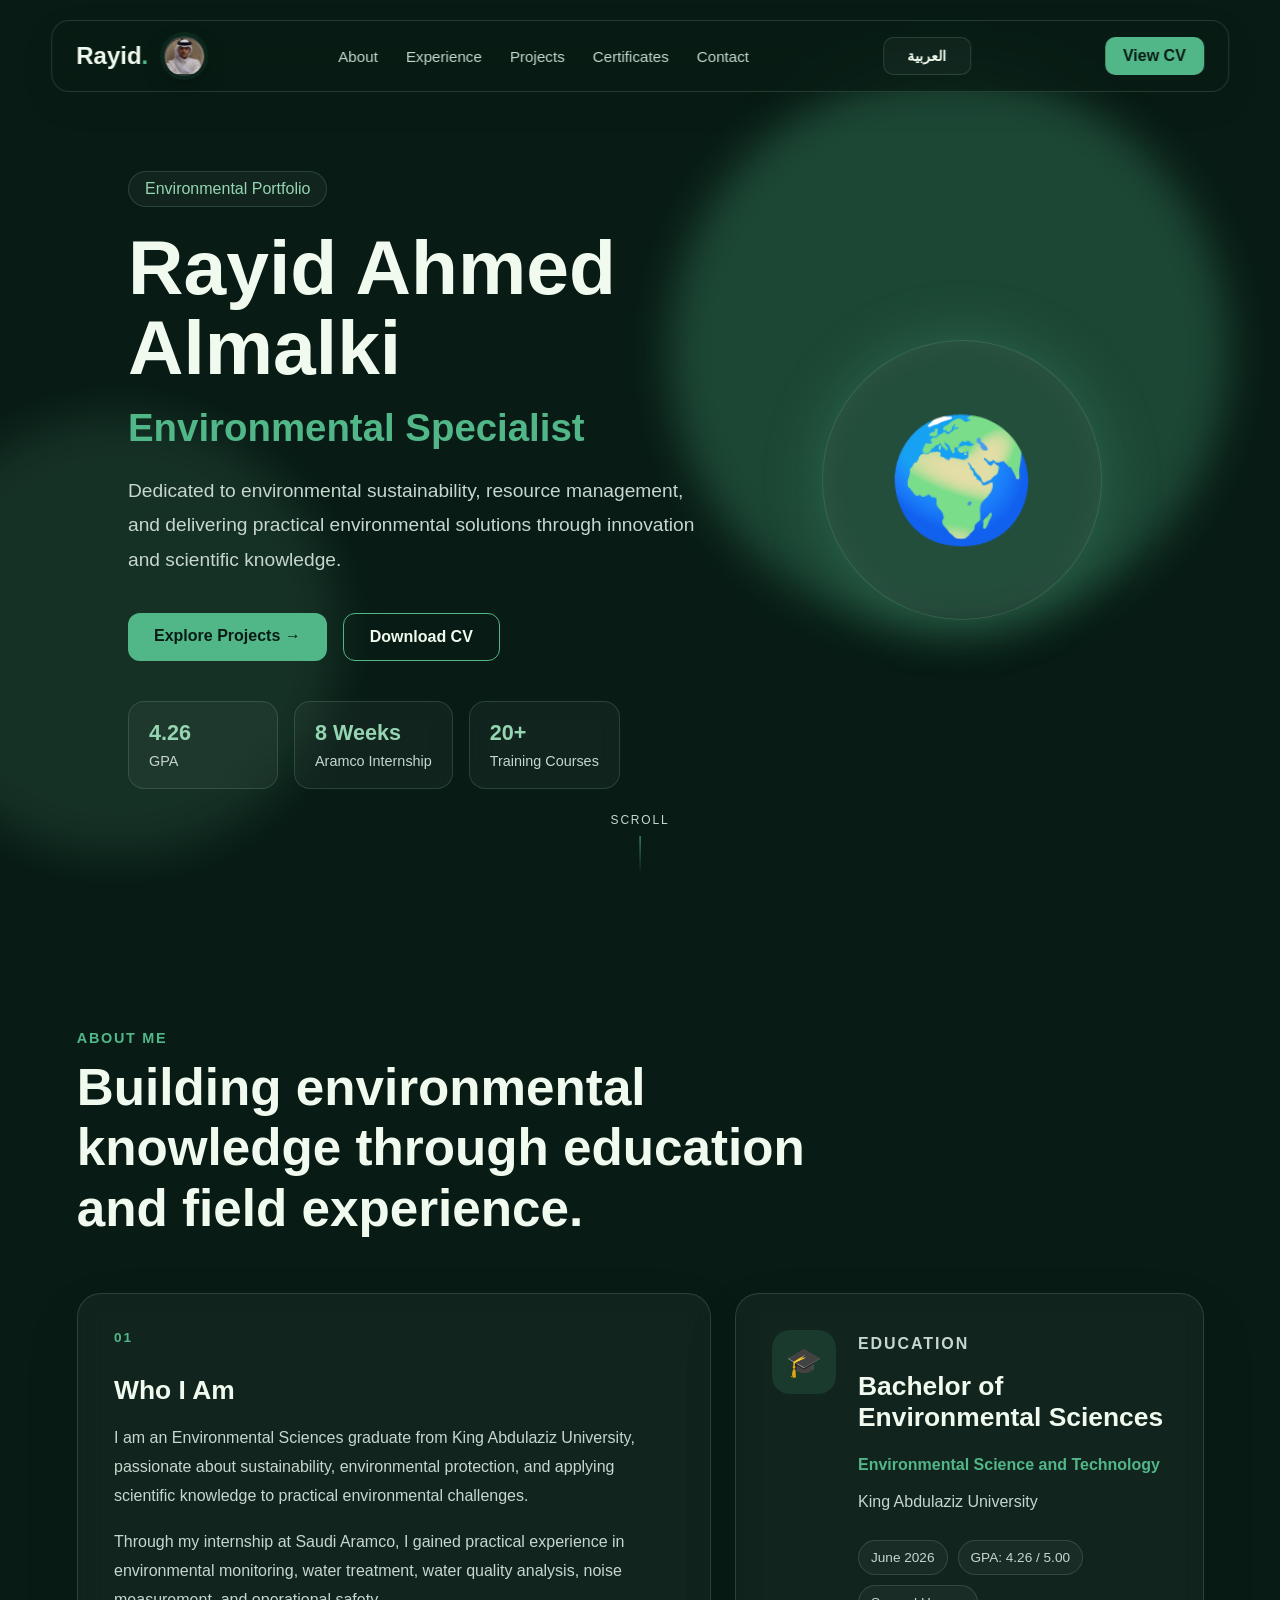
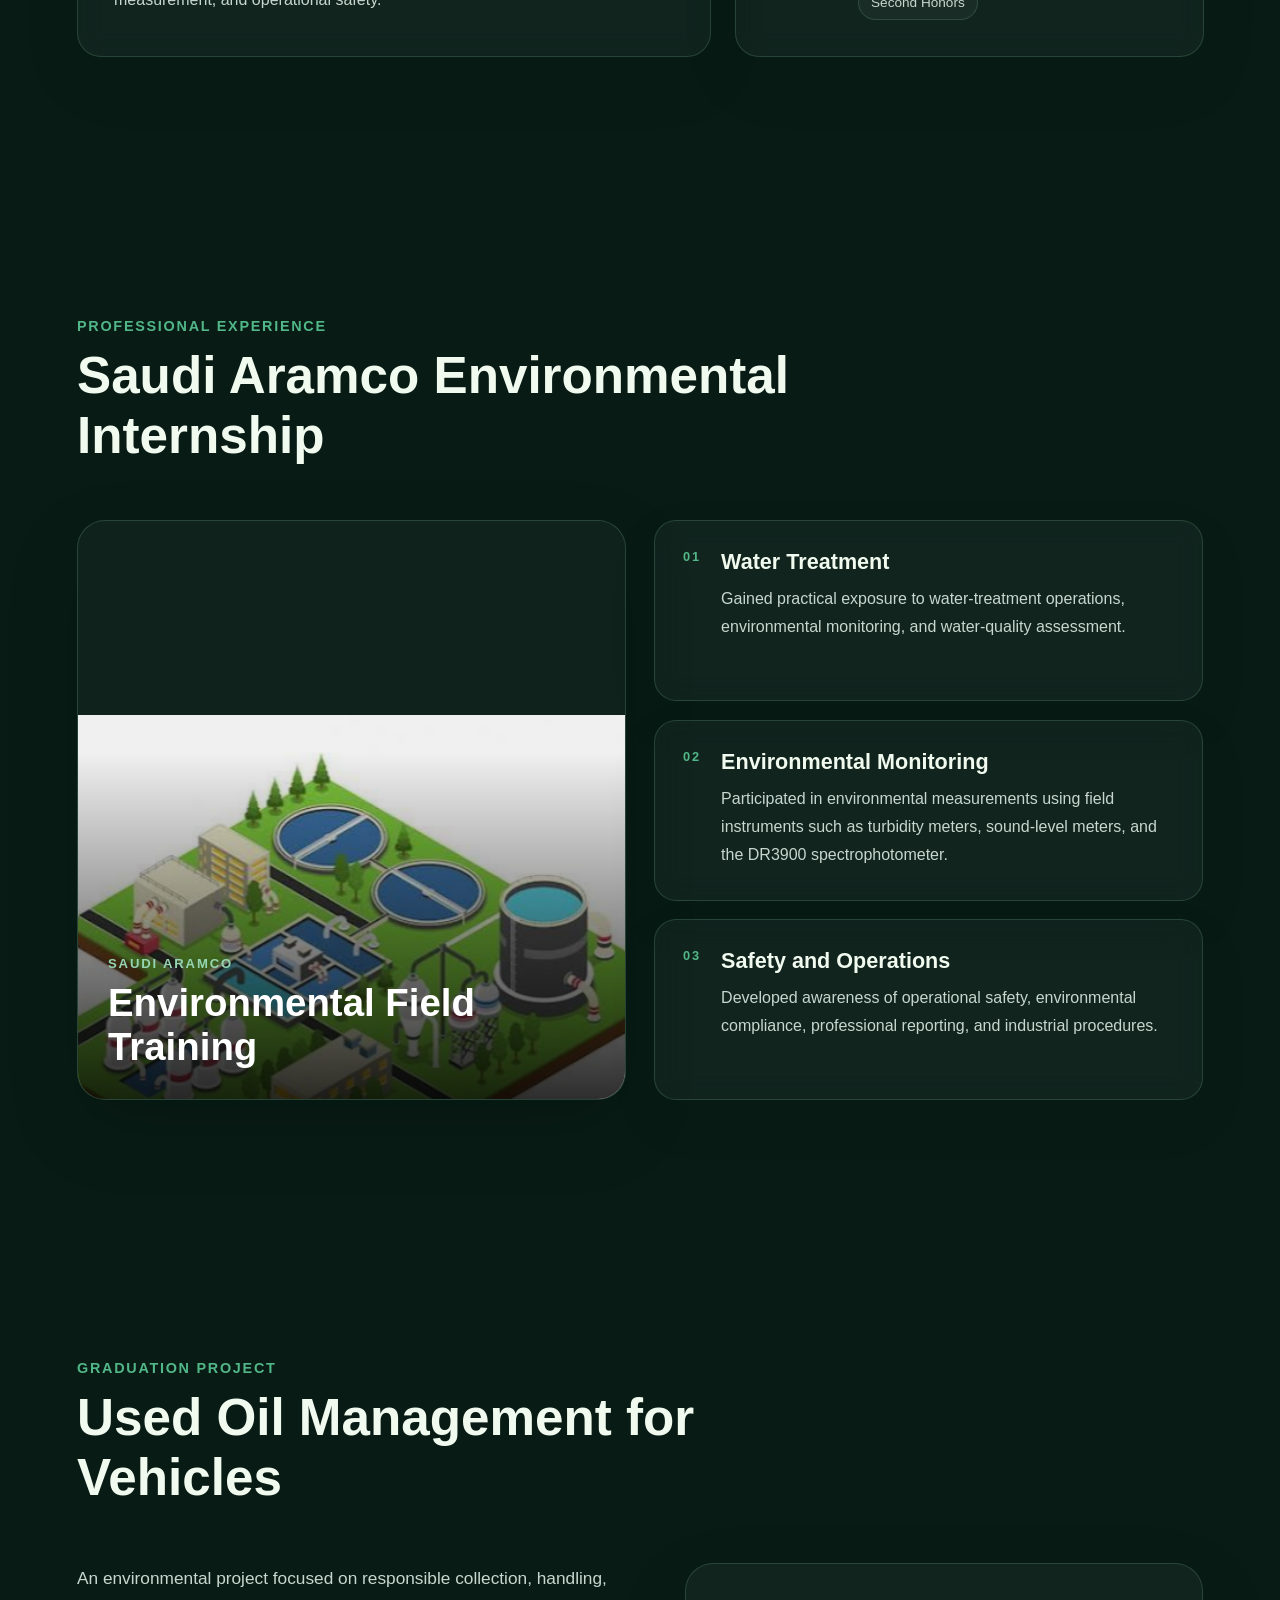
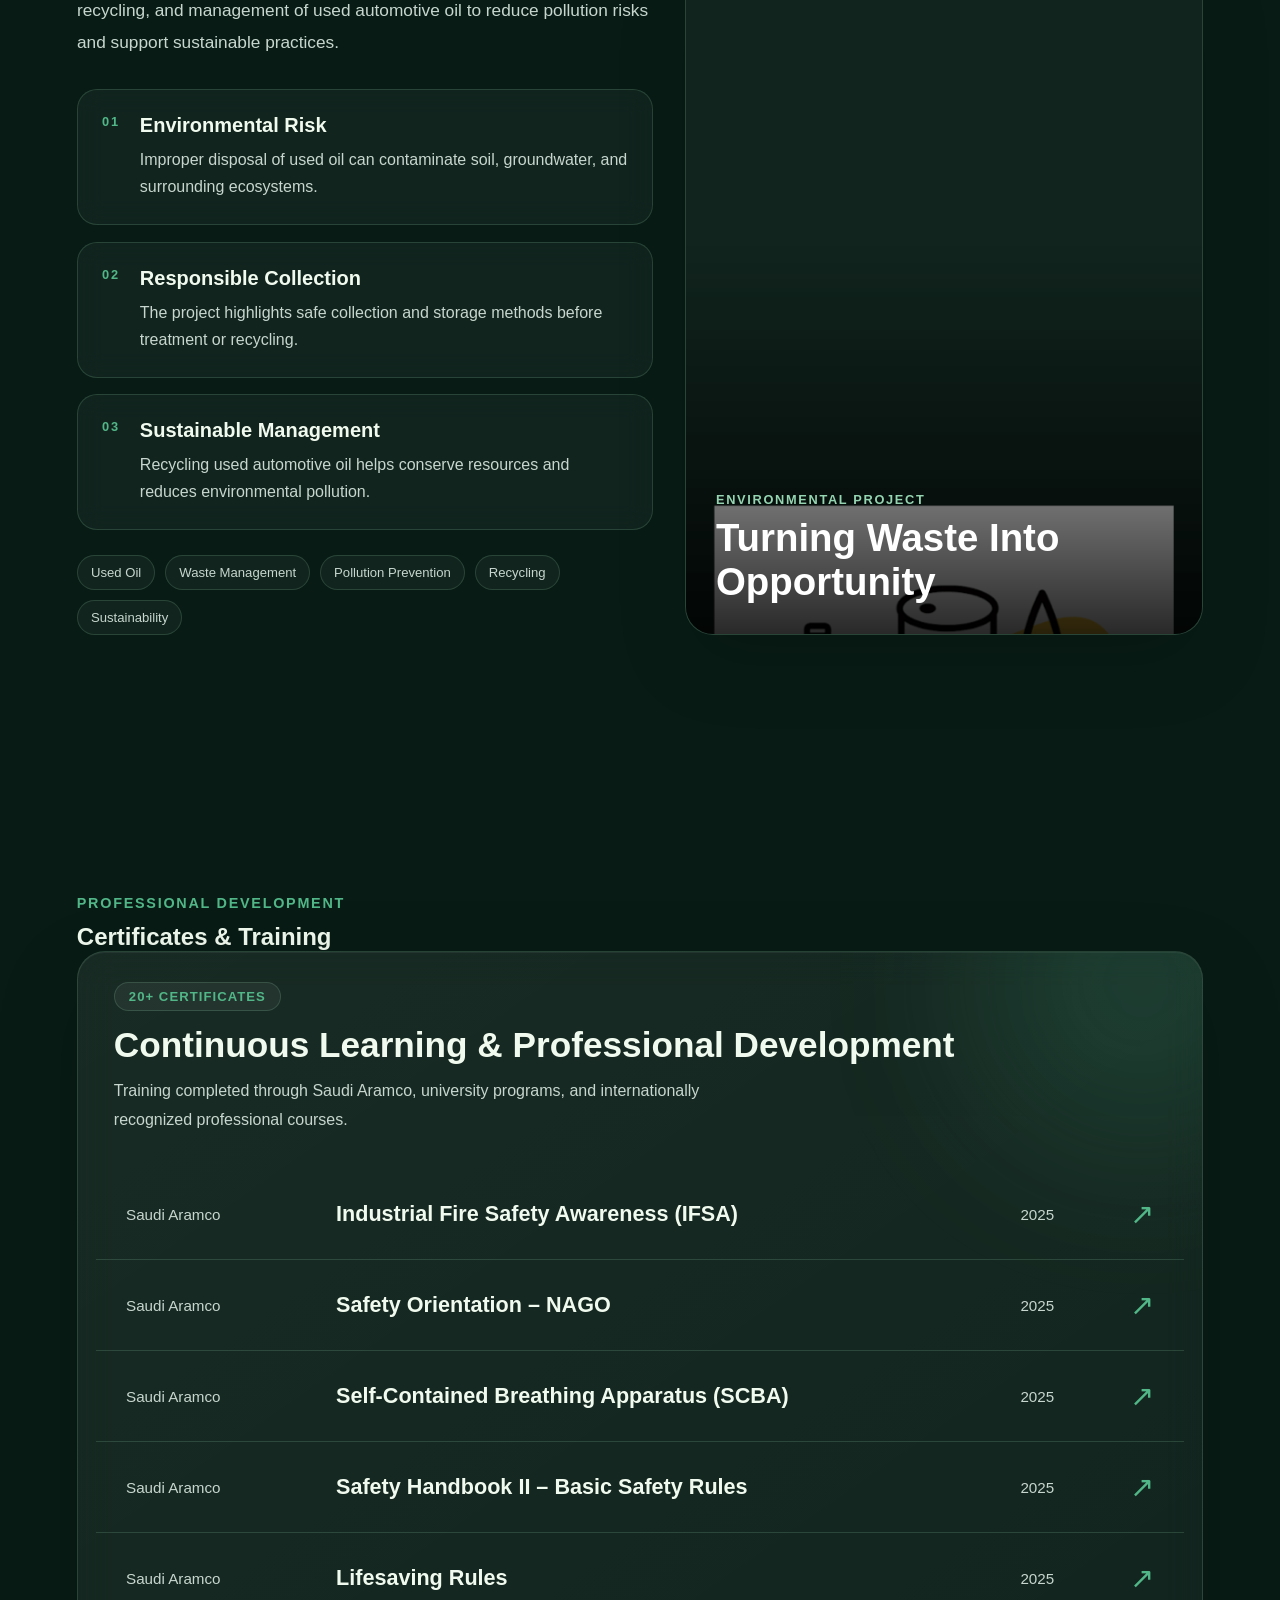
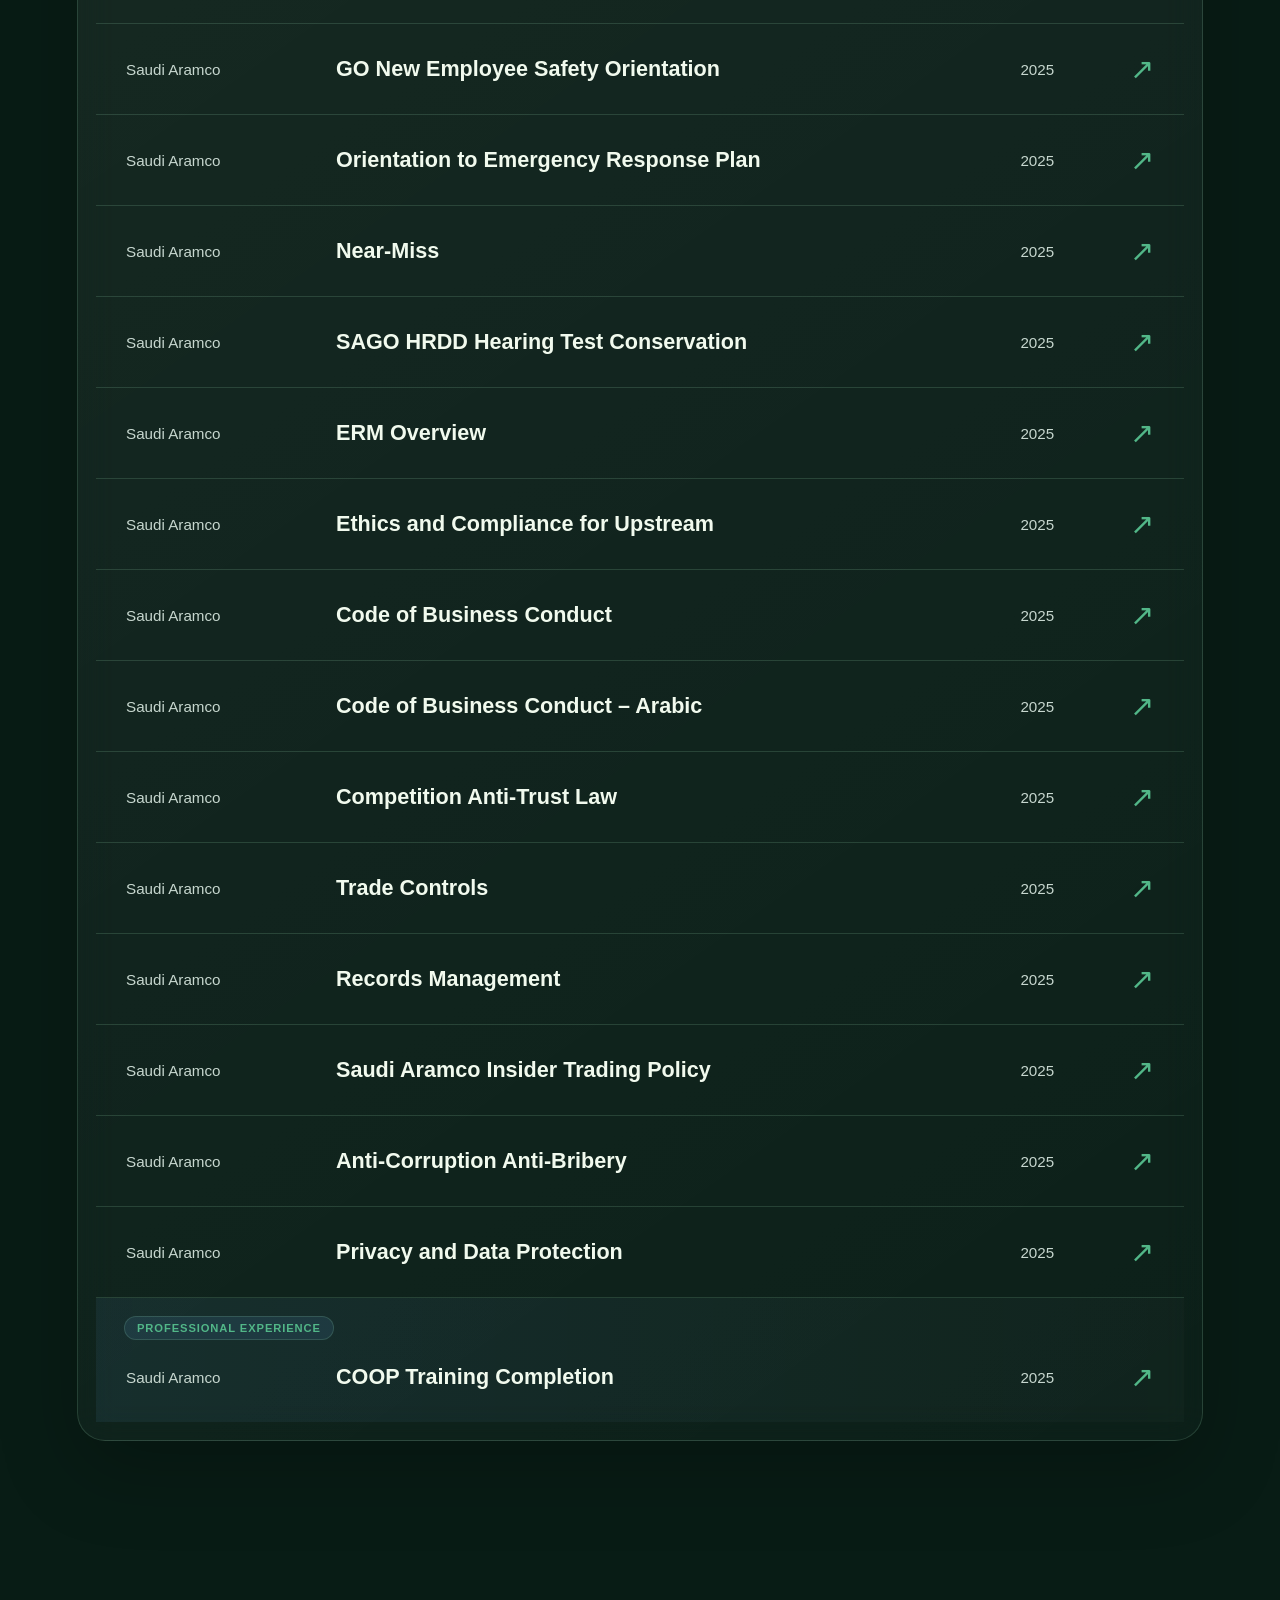
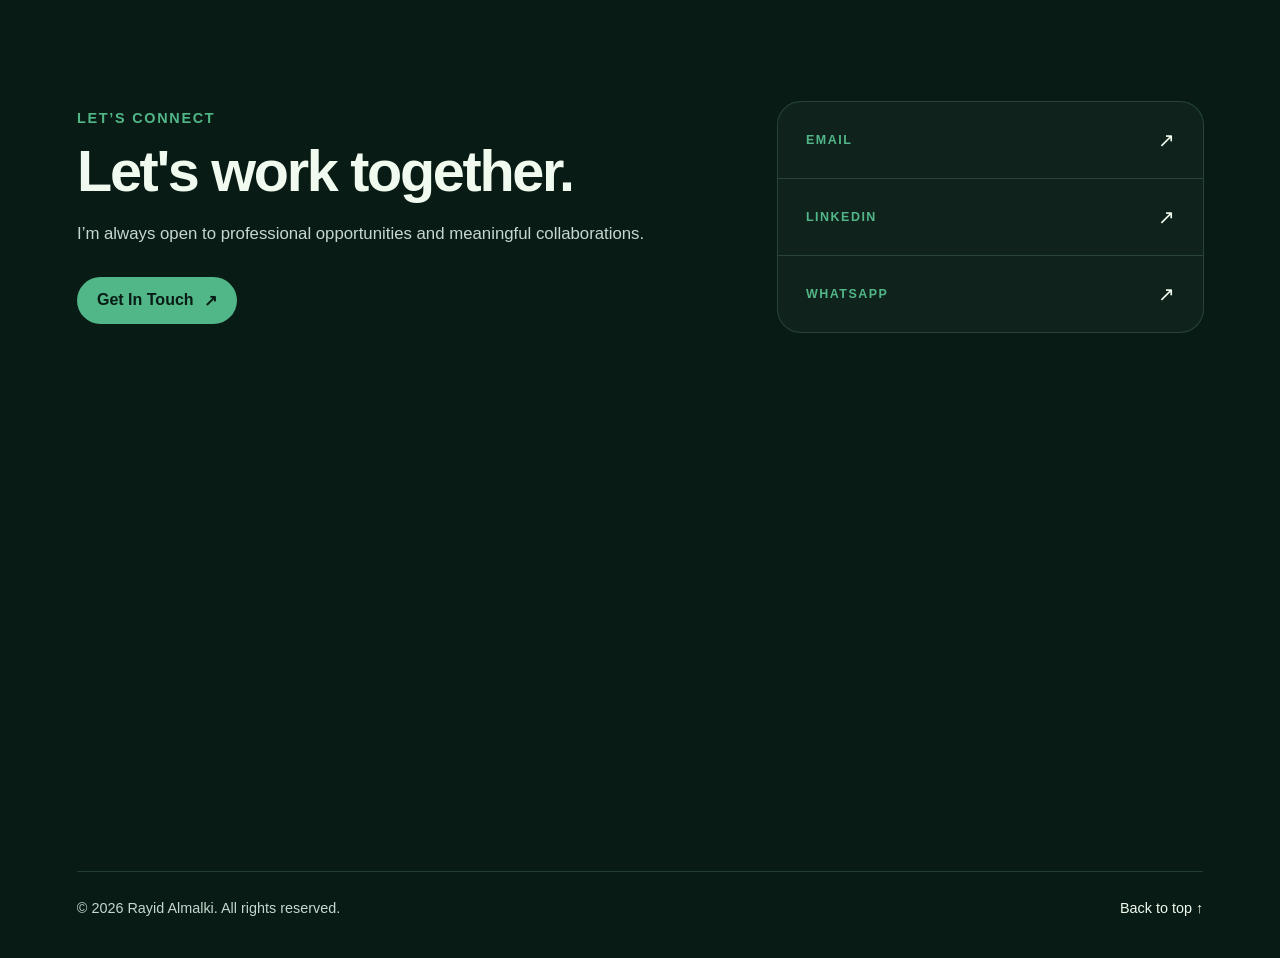
<file: index.html>
<!DOCTYPE html>
<html lang="en">

<head>
    <meta charset="UTF-8">

    <meta
        name="viewport"
        content="width=device-width, initial-scale=1.0"
    >

    <title>
        Rayid Ahmed Almalki | Environmental Specialist
    </title>

    <link rel="stylesheet" href="style.css">
</head>


<body id="top" data-theme="forest">

    <div class="page-background">
        <div class="background-glow glow-one"></div>
        <div class="background-glow glow-two"></div>
    </div>

    <nav class="navbar">

       <div class="brand">

    <a href="#home" class="logo">
        Rayid<span>.</span>
    </a>

    <div class="profile-placeholder"></div>

</div>

        <div class="nav-links">
            <a href="#about">About</a>
            <a href="#experience">Experience</a>
            <a href="#projects">Projects</a>
            <a href="#certificates">Certificates</a>
            <a href="#contact">Contact</a>
        </div>
        <a href="ar.html" class="language-switch">
            العربية
        </a>
        <a
            href="Rayid.env cv.eng.pdf"
            class="cv-button"
            target="_blank"
        >
            View CV
        </a>

    </nav>

    <header
        id="home"
        class="hero theme-section"
        data-theme="forest"
    >

        <div class="hero-content">

            <p class="hero-label">
                Environmental Portfolio
            </p>

            <h1>
                Rayid Ahmed Almalki
            </h1>

            <h2>
                Environmental Specialist
            </h2>

            <p class="hero-description">
                Dedicated to environmental sustainability, resource management,
                and delivering practical environmental solutions through innovation
                and scientific knowledge.
            </p>

            <div class="hero-buttons">

                <a href="#projects" class="primary-button">
                    Explore Projects →
                </a>

                <a
                    href="Rayid.env cv.eng.pdf"
                    class="secondary-button"
                    target="_blank"
                >
                    Download CV
                </a>

            </div>

            <div class="hero-stats">

                <div class="stat-card">
                    <strong>4.26</strong>
                    <span>GPA</span>
                </div>

                <div class="stat-card">
                    <strong>8 Weeks</strong>
                    <span>Aramco Internship</span>
                </div>

                <div class="stat-card">
                    <strong>20+</strong>
                    <span>Training Courses</span>
                </div>

            </div>

        </div>

        <div class="hero-decoration">

            <div class="earth-circle">
                <div class="globe">🌍</div>
            </div>

        </div>

        <a href="#about" class="scroll-indicator">
            <span>Scroll</span>
            <div class="scroll-line"></div>
        </a>

    </header>

    <main>

        <section
            id="about"
            class="about-section theme-section"
            data-theme="sand"
        >

            <div class="section-heading">

                <p class="section-label">
                    About Me
                </p>

                <h2>
                    Building environmental knowledge through education and field experience.
                </h2>

            </div>

            <div class="about-grid">

                <article class="about-card reveal">

                    <div class="card-number">
                        01
                    </div>

                    <h3>
                        Who I Am
                    </h3>

                    <p>
                        I am an Environmental Sciences graduate from King Abdulaziz
                        University, passionate about sustainability, environmental
                        protection, and applying scientific knowledge to practical
                        environmental challenges.
                    </p>

                    <p>
                        Through my internship at Saudi Aramco, I gained practical
                        experience in environmental monitoring, water treatment,
                        water quality analysis, noise measurement, and operational safety.
                    </p>

                </article>

                <article class="education-card reveal">

                    <div class="education-icon">
                        🎓
                    </div>

                    <div>

                        <p class="card-label">
                            Education
                        </p>

                        <h3>
                            Bachelor of Environmental Sciences
                        </h3>

                        <p class="education-major">
                            Environmental Science and Technology
                        </p>

                        <p>
                            King Abdulaziz University
                        </p>

                        <div class="education-details">
                            <span>June 2026</span>
                            <span>GPA: 4.26 / 5.00</span>
                            <span>Second Honors</span>
                        </div>

                    </div>

                </article>

            </div>

            

        </section>

      <section
    id="experience"
    class="experience-section theme-section"
    data-theme="water"
>

    <div class="experience-content">

        <div class="section-heading reveal">

            <p class="section-label">
                Professional Experience
            </p>

            <h2>
                Saudi Aramco Environmental Internship
            </h2>

        </div>

        <div class="experience-layout">

            <div class="experience-image-card reveal">

                <img
    src="assets/images/water_treatment.jpg"
    alt="Water treatment facility"
    class="experience-image parallax-image"
>

                <div class="experience-image-overlay">

                    <span>
                        Saudi Aramco
                    </span>

                    <h3>
                        Environmental Field Training
                    </h3>

                </div>

            </div>

            <div class="experience-details">

                <article class="experience-card reveal">

                    <span class="experience-number">
                        01
                    </span>

                    <div>

                        <h3>
                            Water Treatment
                        </h3>

                        <p>
                            Gained practical exposure to water-treatment operations,
                            environmental monitoring, and water-quality assessment.
                        </p>

                    </div>

                </article>

                <article class="experience-card reveal">

                    <span class="experience-number">
                        02
                    </span>

                    <div>

                        <h3>
                            Environmental Monitoring
                        </h3>

                        <p>
                            Participated in environmental measurements using field
                            instruments such as turbidity meters, sound-level meters,
                            and the DR3900 spectrophotometer.
                        </p>

                    </div>

                </article>

                <article class="experience-card reveal">

                    <span class="experience-number">
                        03
                    </span>

                    <div>

                        <h3>
                            Safety and Operations
                        </h3>

                        <p>
                            Developed awareness of operational safety, environmental
                            compliance, professional reporting, and industrial procedures.
                        </p>

                    </div>

                </article>

            </div>

        </div>

    </div>

</section>
<section
    id="projects"
    class="projects-section theme-section"
    data-theme="forest"
>

    <div class="section-heading reveal">

        <p class="section-label">
            Graduation Project
        </p>

        <h2>
            Used Oil Management for Vehicles
        </h2>

    </div>

    <div class="project-showcase">

        <div class="project-information">

            <p class="project-introduction reveal">
                An environmental project focused on responsible collection,
                handling, recycling, and management of used automotive oil
                to reduce pollution risks and support sustainable practices.
            </p>

            <div class="project-points">

                <article class="project-point reveal">

                    <span>01</span>

                    <div>
                        <h3>Environmental Risk</h3>

                        <p>
                            Improper disposal of used oil can contaminate soil,
                            groundwater, and surrounding ecosystems.
                        </p>
                    </div>

                </article>

                <article class="project-point reveal">

                    <span>02</span>

                    <div>
                        <h3>Responsible Collection</h3>

                        <p>
                            The project highlights safe collection and storage
                            methods before treatment or recycling.
                        </p>
                    </div>

                </article>

                <article class="project-point reveal">

                    <span>03</span>

                    <div>
                        <h3>Sustainable Management</h3>

                        <p>
                            Recycling used automotive oil helps conserve resources
                            and reduces environmental pollution.
                        </p>
                    </div>

                </article>

            </div>

            <div class="project-tags reveal">
                <span>Used Oil</span>
                <span>Waste Management</span>
                <span>Pollution Prevention</span>
                <span>Recycling</span>
                <span>Sustainability</span>
            </div>

        </div>

        <div class="project-image-card reveal">

            <img
                src="assets/images/oil.png"
                alt="Used oil recycling and environmental management"
                class="project-image parallax-image"
            >

            <div class="project-image-overlay">

                <span>
                    Environmental Project
                </span>

                <h3>
                    Turning Waste Into Opportunity
                </h3>

            </div>

        </div>

    </div>

</section>
<section
    id="certificates"
    class="certificates-section theme-section"
    data-theme="forest
>

    <div class="section-heading reveal">

        <p class="section-label">
            Professional Development
        </p>

        <h2>
            Certificates & Training
        </h2>

    </div>

<div class="certificates-list">
<div class="certificates-intro">
    <span class="certificates-badge">20+ Certificates</span>

    <h3>Continuous Learning & Professional Development</h3>

    <p>
        Training completed through Saudi Aramco, university programs,
        and internationally recognized professional courses.
    </p>
</div>
    <a
        href="assets/certificates/Industrial Fire Safety Awareness (IFSA).pdf"
        data-pdf="assets/certificates/Industrial Fire Safety Awareness (IFSA).pdf"
        target="_blank"
        rel="noopener noreferrer"
        class="certificate-card reveal"
    >

        <div class="certificate-info">

            <p class="certificate-provider">
                Saudi Aramco
            </p>

            <h3>
                Industrial Fire Safety Awareness (IFSA)
            </h3>

            <span class="certificate-year">
                2025
            </span>

        </div>

        <div class="certificate-arrow">
            ↗
        </div>

    </a>

    <a
        href="assets/certificates/Safety Orientation – NAGO.pdf"
        data-pdf="assets/certificates/Safety Orientation – NAGO.pdf"
        target="_blank"
        rel="noopener noreferrer"
        class="certificate-card reveal"
    >

        <div class="certificate-info">

            <p class="certificate-provider">
                Saudi Aramco
            </p>

            <h3>
                Safety Orientation – NAGO
            </h3>

            <span class="certificate-year">
                2025
            </span>

        </div>

        <div class="certificate-arrow">
            ↗
        </div>

    </a>

    <a
        href="assets/certificates/Self-Contained Breathing Apparatus (SCBA).pdf"
        data-pdf="assets/certificates/Self-Contained Breathing Apparatus (SCBA).pdf"
        target="_blank"
        rel="noopener noreferrer"
        class="certificate-card reveal"
    >

        <div class="certificate-info">

            <p class="certificate-provider">
                Saudi Aramco
            </p>

            <h3>
                Self-Contained Breathing Apparatus (SCBA)
            </h3>

            <span class="certificate-year">
                2025
            </span>

        </div>

        <div class="certificate-arrow">
            ↗
        </div>

    </a>
<a
    href="assets/certificates/Safety Handbook II – Basic Safety Rules.pdf"
    data-pdf="assets/certificates/Safety Handbook II – Basic Safety Rules.pdf"
    target="_blank"
    rel="noopener noreferrer"
    class="certificate-card reveal"
>
    <div class="certificate-info">
        <p class="certificate-provider">Saudi Aramco</p>
        <h3>Safety Handbook II – Basic Safety Rules</h3>
        <span class="certificate-year">2025</span>
    </div>

    <div class="certificate-arrow">↗</div>
</a>

<a
    href="assets/certificates/Lifesaving Rules.pdf"
    data-pdf="assets/certificates/Lifesaving Rules.pdf"
    target="_blank"
    rel="noopener noreferrer"
    class="certificate-card reveal"
>
    <div class="certificate-info">
        <p class="certificate-provider">Saudi Aramco</p>
        <h3>Lifesaving Rules</h3>
        <span class="certificate-year">2025</span>
    </div>

    <div class="certificate-arrow">↗</div>
</a>

<a
    href="assets/certificates/GO New Employee Safety Orientation.pdf"
    data-pdf="assets/certificates/GO New Employee Safety Orientation.pdf"
    target="_blank"
    rel="noopener noreferrer"
    class="certificate-card reveal"
>
    <div class="certificate-info">
        <p class="certificate-provider">Saudi Aramco</p>
        <h3>GO New Employee Safety Orientation</h3>
        <span class="certificate-year">2025</span>
    </div>

    <div class="certificate-arrow">↗</div>
</a>

<a
    href="assets/certificates/Orientation to Emergency Response Plan.pdf"
    data-pdf="assets/certificates/Orientation to Emergency Response Plan.pdf"
    target="_blank"
    rel="noopener noreferrer"
    class="certificate-card reveal"
>
    <div class="certificate-info">
        <p class="certificate-provider">Saudi Aramco</p>
        <h3>Orientation to Emergency Response Plan</h3>
        <span class="certificate-year">2025</span>
    </div>

    <div class="certificate-arrow">↗</div>
</a>

<a
    href="assets/certificates/Near-Miss.pdf"
    data-pdf="assets/certificates/Near-Miss.pdf"
    target="_blank"
    rel="noopener noreferrer"
    class="certificate-card reveal"
>
    <div class="certificate-info">
        <p class="certificate-provider">Saudi Aramco</p>
        <h3>Near-Miss</h3>
        <span class="certificate-year">2025</span>
    </div>

    <div class="certificate-arrow">↗</div>
</a>

<a
    href="assets/certificates/SAGO HRDD Hearing Test Conservation.pdf"
    data-pdf="assets/certificates/SAGO HRDD Hearing Test Conservation.pdf"
    target="_blank"
    rel="noopener noreferrer"
    class="certificate-card reveal"
>
    <div class="certificate-info">
        <p class="certificate-provider">Saudi Aramco</p>
        <h3>SAGO HRDD Hearing Test Conservation</h3>
        <span class="certificate-year">2025</span>
    </div>

    <div class="certificate-arrow">↗</div>
</a>

<a
    href="assets/certificates/ERM Overview.pdf"
    data-pdf="assets/certificates/ERM Overview.pdf"
    target="_blank"
    rel="noopener noreferrer"
    class="certificate-card reveal"
>
    <div class="certificate-info">
        <p class="certificate-provider">Saudi Aramco</p>
        <h3>ERM Overview</h3>
        <span class="certificate-year">2025</span>
    </div>

    <div class="certificate-arrow">↗</div>
</a>

<a
    href="assets/certificates/Ethics and Compliance for Upstream.pdf"
    data-pdf="assets/certificates/Ethics and Compliance for Upstream.pdf"
    target="_blank"
    rel="noopener noreferrer"
    class="certificate-card reveal"
>
    <div class="certificate-info">
        <p class="certificate-provider">Saudi Aramco</p>
        <h3>Ethics and Compliance for Upstream</h3>
        <span class="certificate-year">2025</span>
    </div>

    <div class="certificate-arrow">↗</div>
</a>

<a
    href="assets/certificates/Code of Business Conduct.pdf"
    data-pdf="assets/certificates/Code of Business Conduct.pdf"
    target="_blank"
    rel="noopener noreferrer"
    class="certificate-card reveal"
>
    <div class="certificate-info">
        <p class="certificate-provider">Saudi Aramco</p>
        <h3>Code of Business Conduct</h3>
        <span class="certificate-year">2025</span>
    </div>

    <div class="certificate-arrow">↗</div>
</a>

<a
    href="assets/certificates/Code of Business Conduct – Arabic.pdf"
    data-pdf="assets/certificates/Code of Business Conduct – Arabic.pdf"
    target="_blank"
    rel="noopener noreferrer"
    class="certificate-card reveal"
>
    <div class="certificate-info">
        <p class="certificate-provider">Saudi Aramco</p>
        <h3>Code of Business Conduct – Arabic</h3>
        <span class="certificate-year">2025</span>
    </div>

    <div class="certificate-arrow">↗</div>
</a>

<a
   href="assets/certificates/Competition  Anti-Trust Law.pdf"
data-pdf="assets/certificates/Competition  Anti-Trust Law.pdf"
    target="_blank"
    rel="noopener noreferrer"
    class="certificate-card reveal"
>
    <div class="certificate-info">
        <p class="certificate-provider">Saudi Aramco</p>
        <h3>Competition Anti-Trust Law</h3>
        <span class="certificate-year">2025</span>
    </div>

    <div class="certificate-arrow">↗</div>
</a>

<a
    href="assets/certificates/Trade Controls.pdf"
    data-pdf="assets/certificates/Trade Controls.pdf"
    target="_blank"
    rel="noopener noreferrer"
    class="certificate-card reveal"
>
    <div class="certificate-info">
        <p class="certificate-provider">Saudi Aramco</p>
        <h3>Trade Controls</h3>
        <span class="certificate-year">2025</span>
    </div>

    <div class="certificate-arrow">↗</div>
</a>

<a
    href="assets/certificates/Records Management.pdf"
    data-pdf="assets/certificates/Records Management.pdf"
    target="_blank"
    rel="noopener noreferrer"
    class="certificate-card reveal"
>
    <div class="certificate-info">
        <p class="certificate-provider">Saudi Aramco</p>
        <h3>Records Management</h3>
        <span class="certificate-year">2025</span>
    </div>

    <div class="certificate-arrow">↗</div>
</a>

<a
    href="assets/certificates/Saudi Aramco Insider Trading Policy.pdf"
    data-pdf="assets/certificates/Saudi Aramco Insider Trading Policy.pdf"
    target="_blank"
    rel="noopener noreferrer"
    class="certificate-card reveal"
>
    <div class="certificate-info">
        <p class="certificate-provider">Saudi Aramco</p>
        <h3>Saudi Aramco Insider Trading Policy</h3>
        <span class="certificate-year">2025</span>
    </div>

    <div class="certificate-arrow">↗</div>
</a>

<a
    href="assets/certificates/Anti-Corruption  Anti-Bribery.pdf"
data-pdf="assets/certificates/Anti-Corruption  Anti-Bribery.pdf"
    target="_blank"
    rel="noopener noreferrer"
    class="certificate-card reveal"
>
    <div class="certificate-info">
        <p class="certificate-provider">Saudi Aramco</p>
        <h3>Anti-Corruption Anti-Bribery</h3>
        <span class="certificate-year">2025</span>
    </div>

    <div class="certificate-arrow">↗</div>
</a>

<a
    href="assets/certificates/Privacy and Data Protection.pdf"
    data-pdf="assets/certificates/Privacy and Data Protection.pdf"
    target="_blank"
    rel="noopener noreferrer"
    class="certificate-card reveal"
>
    <div class="certificate-info">
        <p class="certificate-provider">Saudi Aramco</p>
        <h3>Privacy and Data Protection</h3>
        <span class="certificate-year">2025</span>
    </div>

    <div class="certificate-arrow">↗</div>
</a>

<a
    href="assets/certificates/COOP Training Completion.pdf"
    data-pdf="assets/certificates/COOP Training Completion.pdf"
    target="_blank"
    rel="noopener noreferrer"
    class="certificate-card featured-certificate reveal"
>
    <span class="certificate-badge">
        Professional Experience
    </span>

    <div class="certificate-info">
        <p class="certificate-provider">Saudi Aramco</p>
        <h3>COOP Training Completion</h3>
        <span class="certificate-year">2025</span>
    </div>

    <div class="certificate-arrow">↗</div>
</a>
</div>

</section>

<section
    id="contact"
    class="contact-section theme-section"
    data-theme="midnight"
>
    <div class="contact-container">
    
        <div class="contact-content reveal">
    
            <p class="section-label">
                Let’s Connect
            </p>
    
            <h2>
                Let's work together.
            </h2>
    
            <p class="contact-description">
                I’m always open to professional opportunities and meaningful collaborations.
            </p>
    
           <a
    href="#"
    class="contact-primary-button"
    onclick="return false;"
>
    Get In Touch
    <span>↗</span>
</a>
        </div>
        <div class="contact-actions reveal">

            <a
                    href="mailto:Rayid.env@gmail.com?subject=Opportunity%20from%20your%20Portfolio"

                class="contact-action"
            >
                <div class="contact-action-text">
                    <span>Email</span>
                </div>

                <span class="contact-arrow">↗</span>
            </a>

            <a
                href="https://www.linkedin.com/in/%D8%B1%D8%A7%D9%8A%D8%AF-%D8%A7%D9%84%D9%85%D8%A7%D9%84%D9%83%D9%8A-a6b487300"
                target="_blank"
                rel="noopener noreferrer"
                class="contact-action"
            >
                <div class="contact-action-text">
                    <span>LinkedIn</span>
                </div>

                <span class="contact-arrow">↗</span>
            </a>
<a
    href="https://wa.me/966566413746?text=Hello%20Rayid,%20I%20visited%20your%20portfolio%20and%20would%20like%20to%20connect."
    target="_blank"
    rel="noopener noreferrer"
    class="contact-action"
>
    <div class="contact-action-text">
        <span>WhatsApp</span>
    </div>

    <span class="contact-arrow">↗</span>
</a>

        </div>

    </div>
</section>
<footer class="site-footer">
    <p>
        © 2026 Rayid Almalki. All rights reserved.
    </p>

    <a href="#top">
        Back to top ↑
    </a>
</footer>
</main>

<script src="script.js"></script>



</body>

</html>
</file>
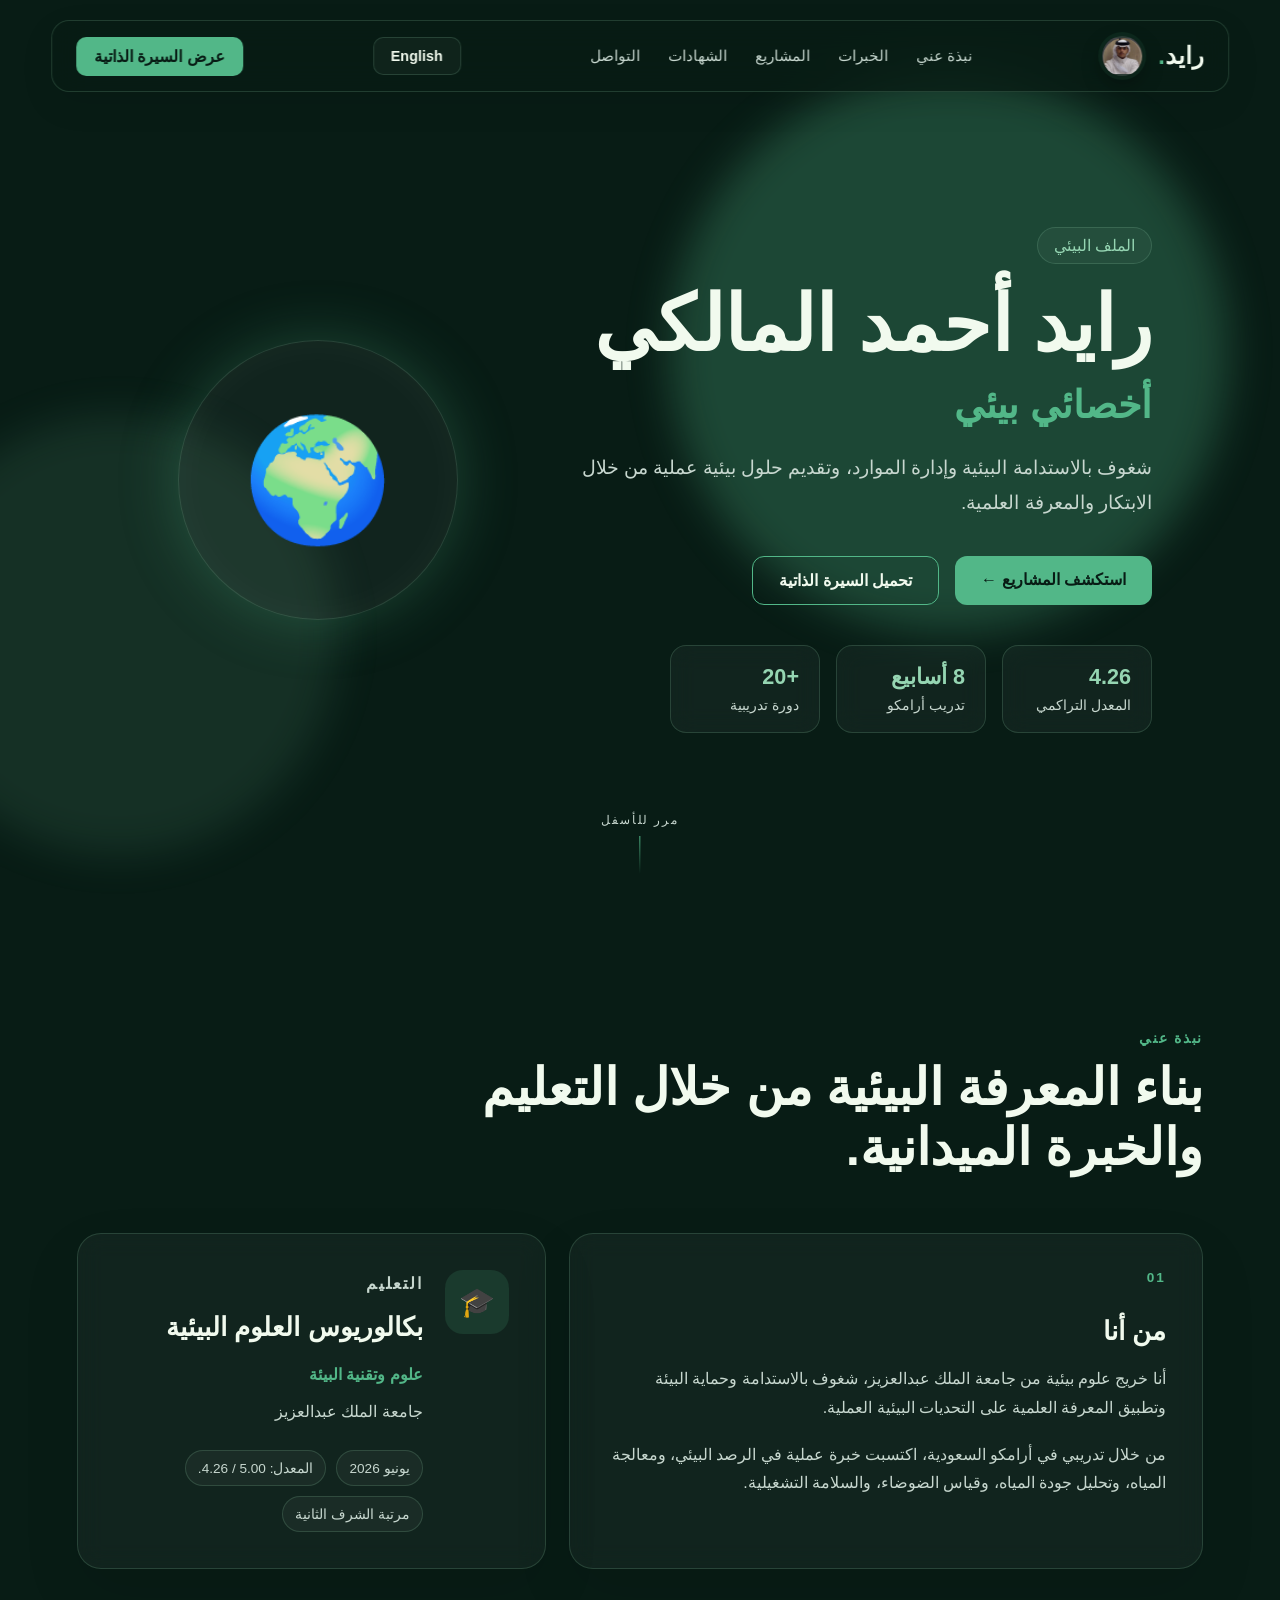
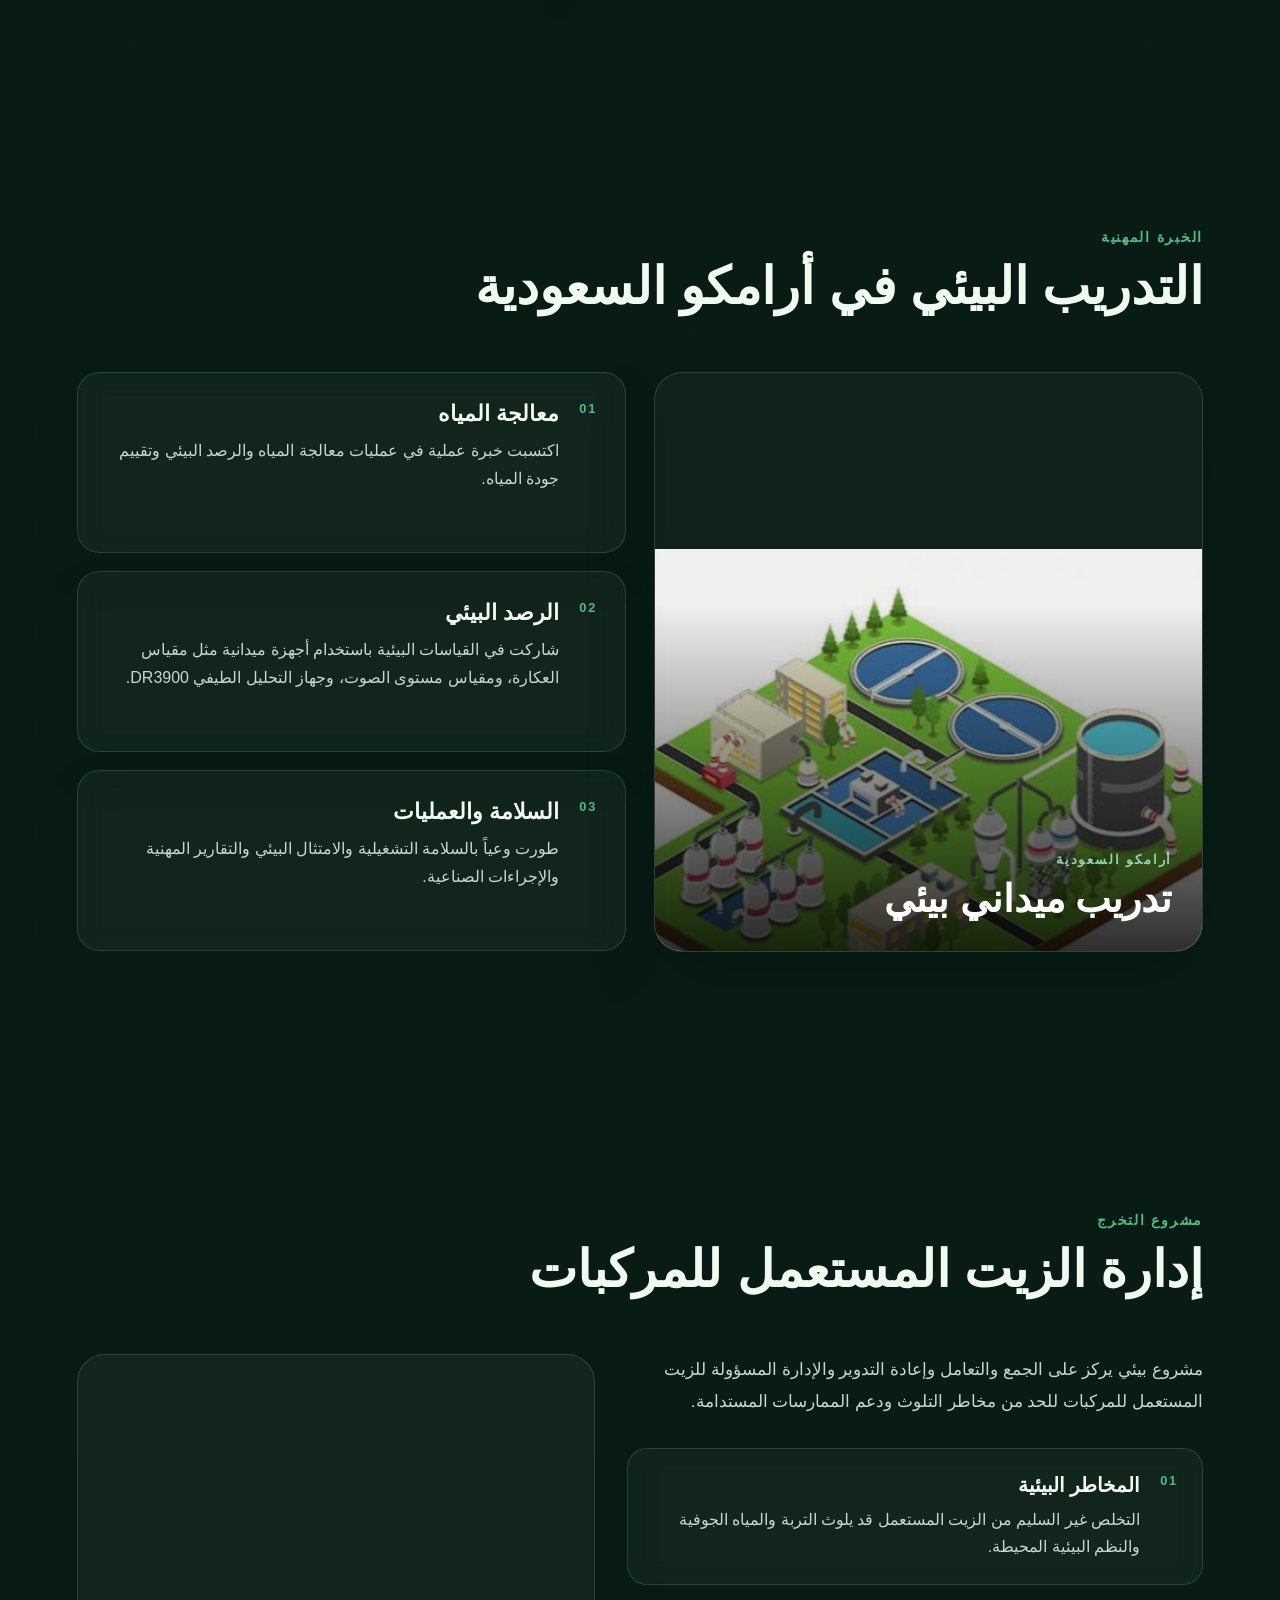
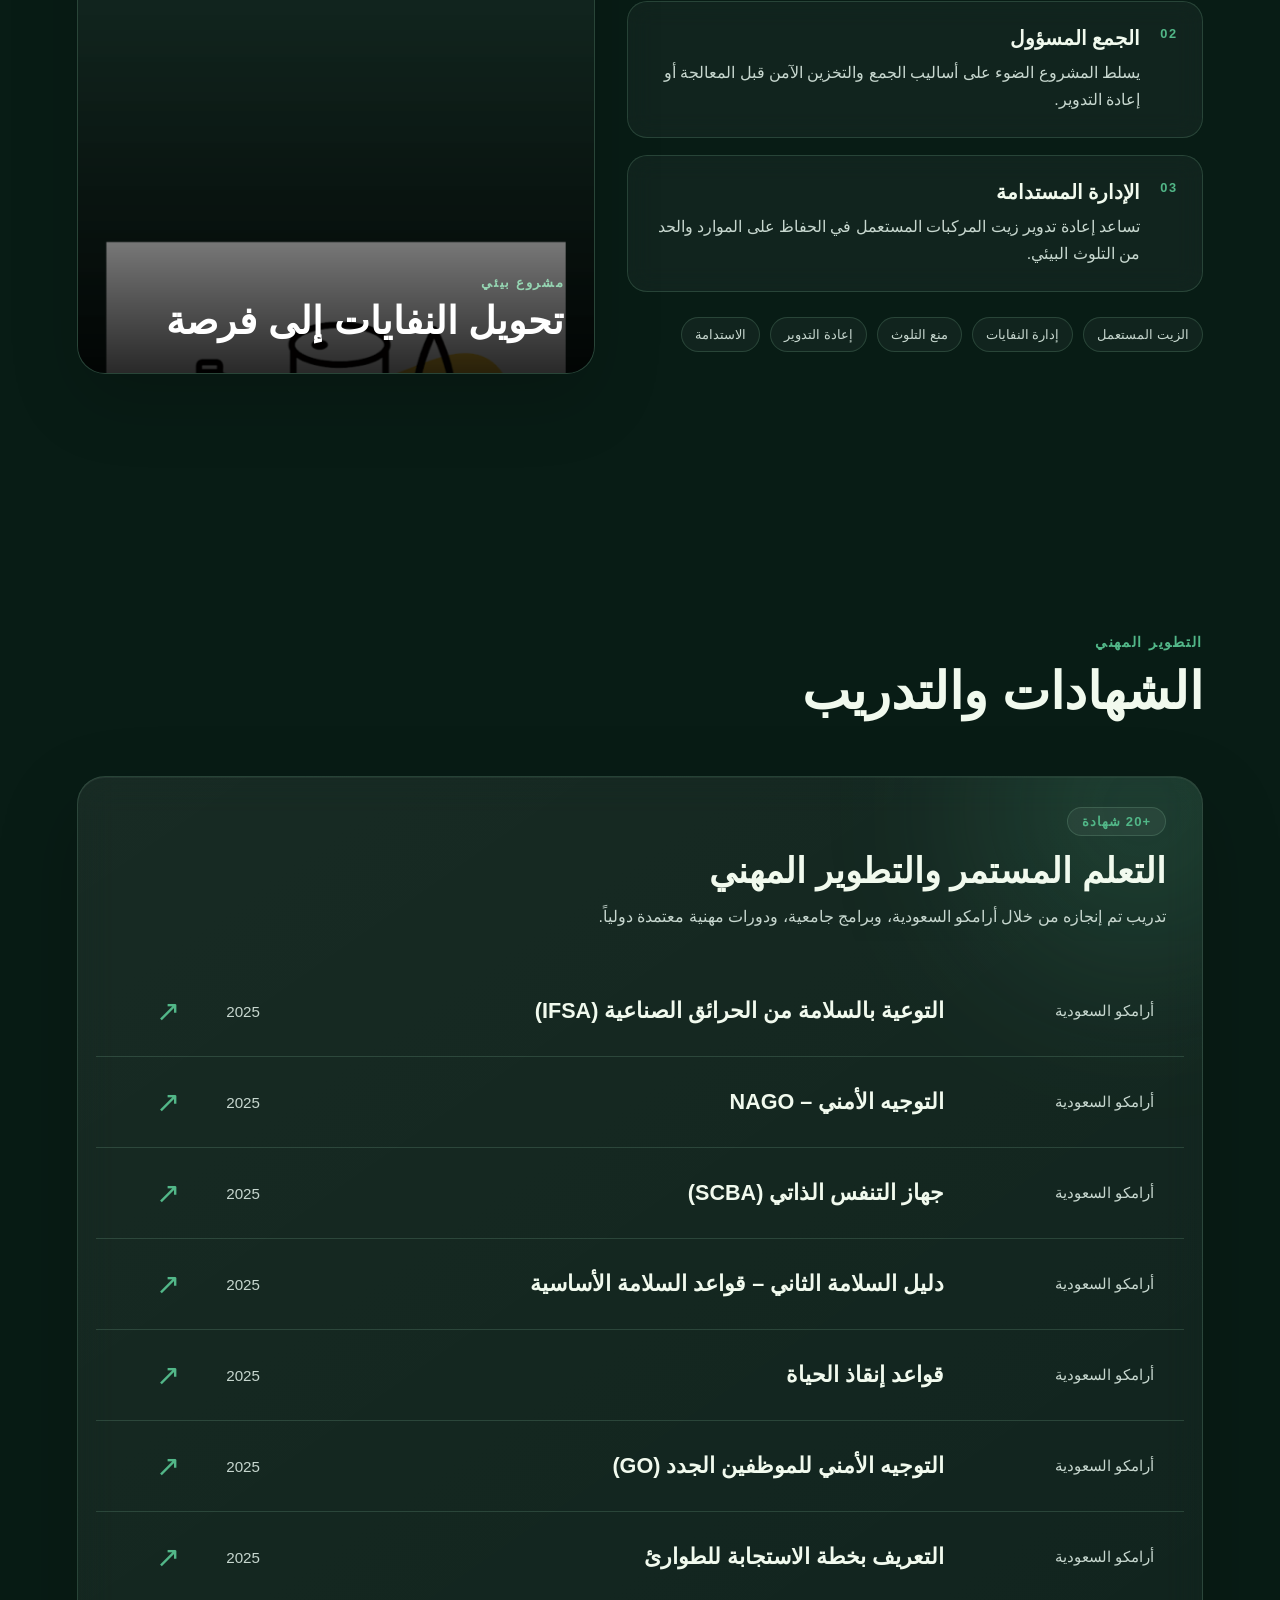
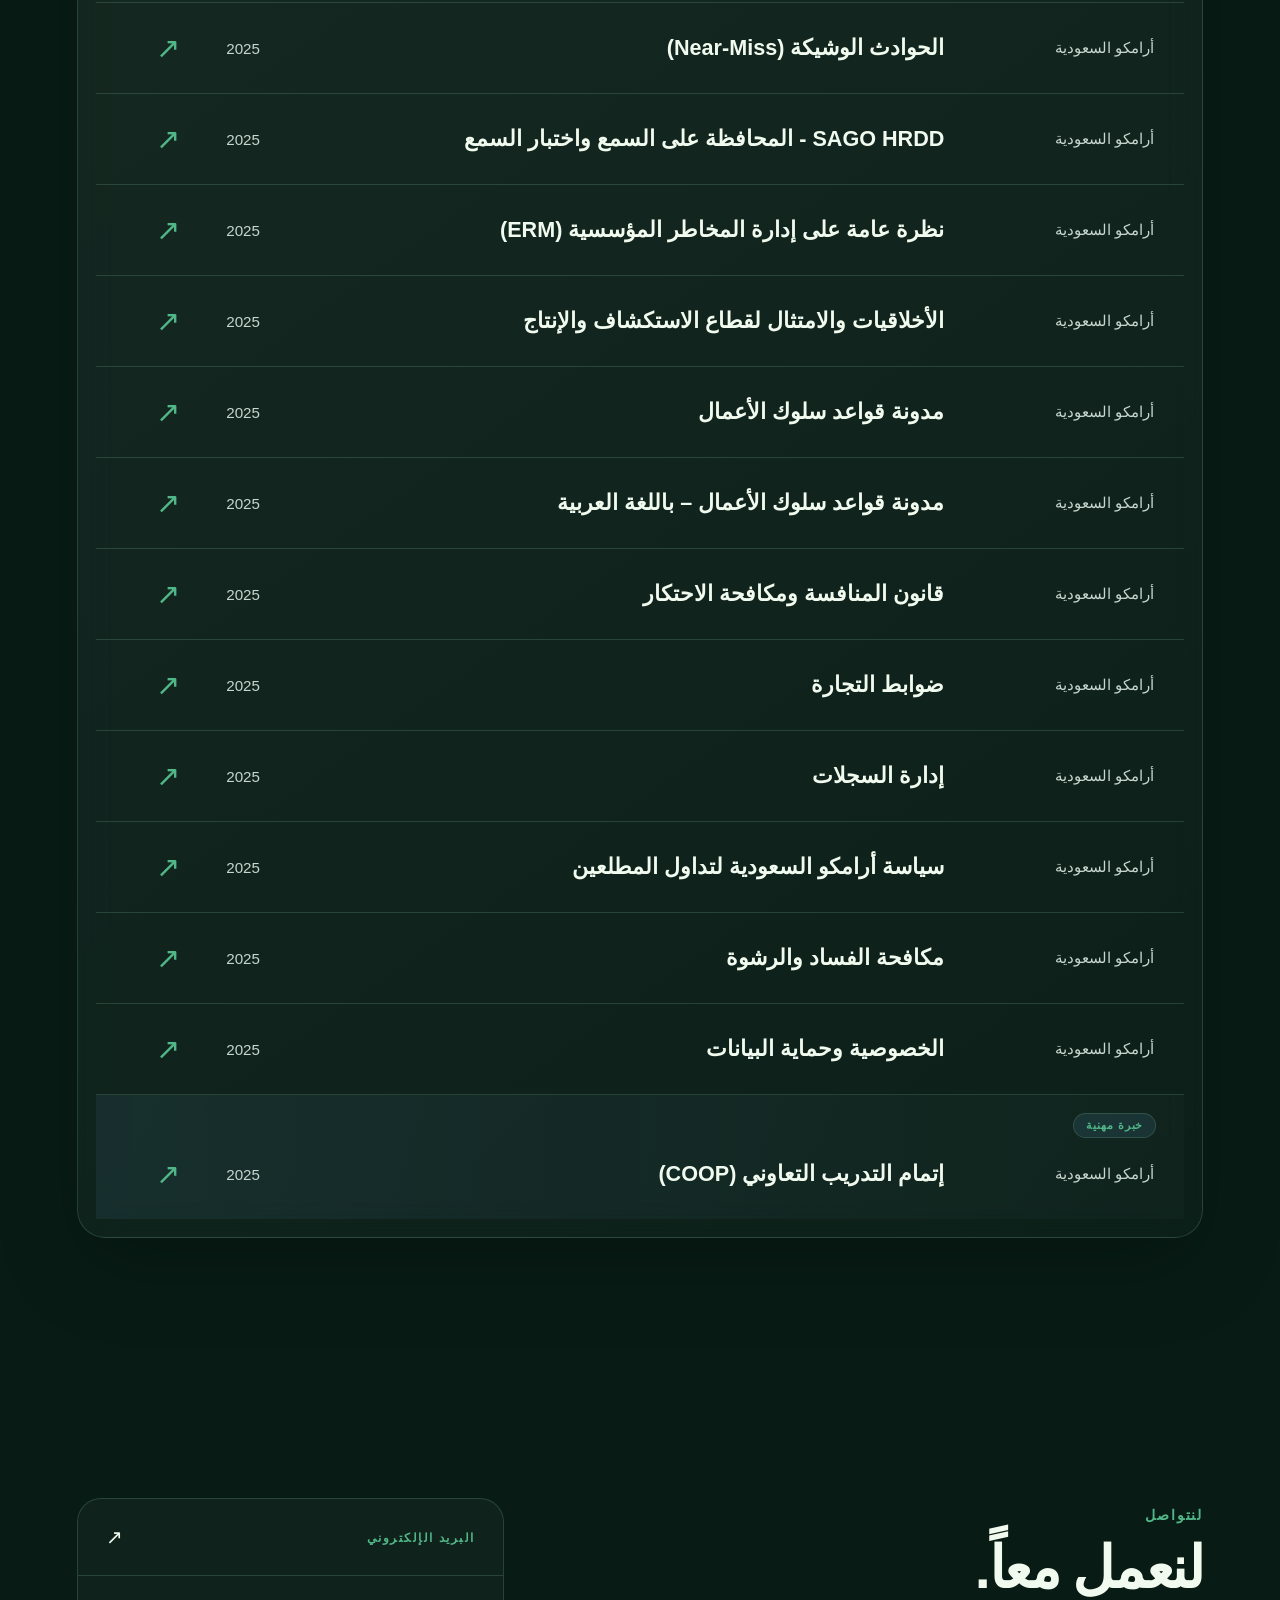
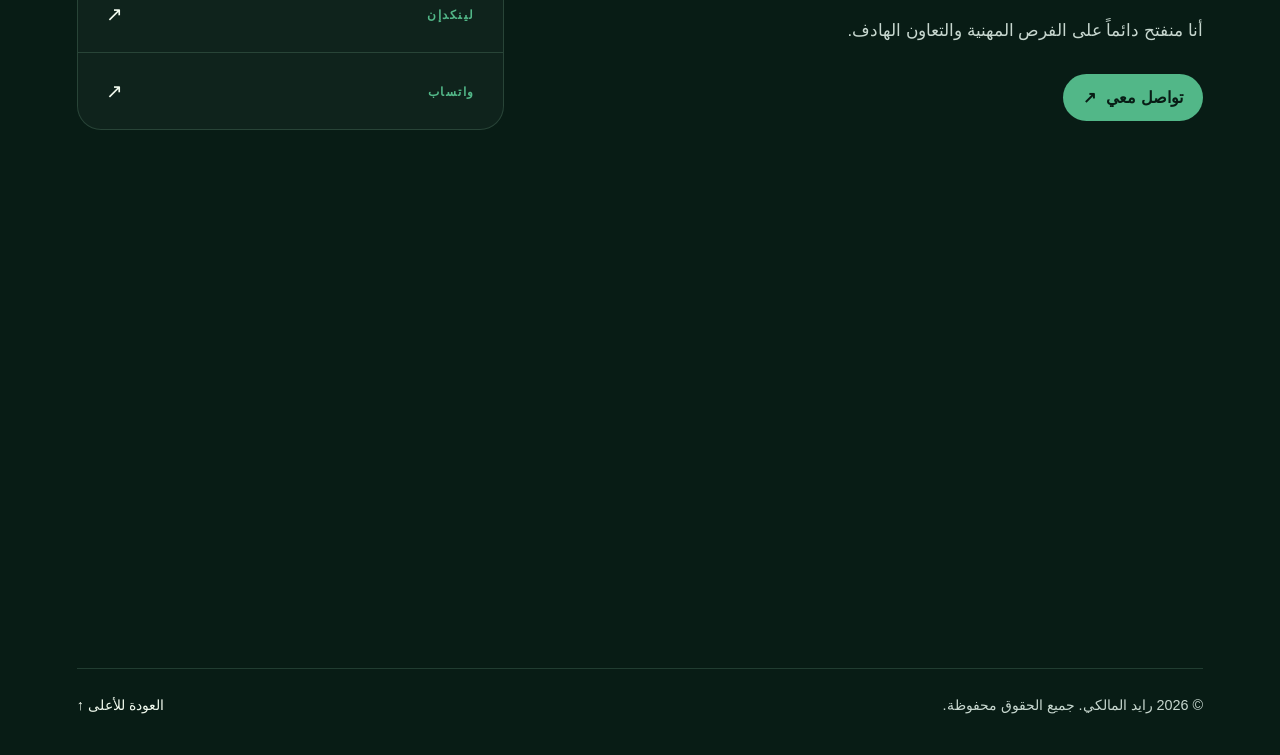
<file: ar.html>
<!DOCTYPE html>
<html lang="ar" dir="rtl">

<head>
    <meta charset="UTF-8">

    <meta
        name="viewport"
        content="width=device-width, initial-scale=1.0"
    >

    <title>
         رايد أحمد المالكي | أخصائي بيئي
    </title>

    <link rel="stylesheet" href="style.css">
</head>


<body id="top" data-theme="forest">

    <div class="page-background">
        <div class="background-glow glow-one"></div>
        <div class="background-glow glow-two"></div>
    </div>

    <nav class="navbar">

       <div class="brand">

    <a href="#home" class="logo">
        رايد<span>.</span>
    </a>

    <div class="profile-placeholder"></div>

</div>

        <div class="nav-links">
            <a href="#about">نبذة عني</a>
            <a href="#experience">الخبرات</a>
            <a href="#projects">المشاريع</a>
            <a href="#certificates">الشهادات</a>
            <a href="#contact">التواصل</a>
        </div>
            <a href="index.html" class="language-switch">
    English
</a>
        <a
            href="RayidAR.env.cv .pdf"
            class="cv-button"
            target="_blank"
        >
            عرض السيرة الذاتية
        </a>

    </nav>

    <header
        id="home"
        class="hero theme-section"
        data-theme="forest"
    >

        <div class="hero-content">

            <p class="hero-label">
                الملف البيئي
            </p>

            <h1>
                رايد أحمد المالكي
            </h1>

            <h2>
                أخصائي بيئي
            </h2>

            <p class="hero-description">
                شغوف بالاستدامة البيئية وإدارة الموارد، وتقديم حلول بيئية عملية
                من خلال الابتكار والمعرفة العلمية.
            </p>

            <div class="hero-buttons">

                <a href="#projects" class="primary-button">
                    استكشف المشاريع ←
                </a>

                <a
                    href="RayidAR.env.cv .pdf"
                    class="secondary-button"
                    target="_blank"
                >
                    تحميل السيرة الذاتية
                </a>

            </div>

            <div class="hero-stats">

                <div class="stat-card">
                    <strong>4.26</strong>
                    <span>المعدل التراكمي</span>
                </div>

                <div class="stat-card">
                    <strong>8 أسابيع</strong>
                    <span>تدريب أرامكو</span>
                </div>

                <div class="stat-card">
                    <strong>+20</strong>
                    <span>دورة تدريبية</span>
                </div>

            </div>

        </div>

        <div class="hero-decoration">

            <div class="earth-circle">
                <div class="globe">🌍</div>
            </div>

        </div>

        <a href="#about" class="scroll-indicator">
            <span>مرر للأسفل</span>
            <div class="scroll-line"></div>
        </a>

    </header>

    <main>

        <section
            id="about"
            class="about-section theme-section"
            data-theme="sand"
        >

            <div class="section-heading">

                <p class="section-label">
                    نبذة عني
                </p>

                <h2>
                    بناء المعرفة البيئية من خلال التعليم والخبرة الميدانية.
                </h2>

            </div>

            <div class="about-grid">

                <article class="about-card reveal">

                    <div class="card-number">
                        01
                    </div>

                    <h3>
                        من أنا
                    </h3>

                    <p>
                        أنا خريج علوم بيئية من جامعة الملك عبدالعزيز، شغوف بالاستدامة
                        وحماية البيئة وتطبيق المعرفة العلمية على التحديات البيئية العملية.
                    </p>

                    <p>
                        من خلال تدريبي في أرامكو السعودية، اكتسبت خبرة عملية في الرصد
                        البيئي، ومعالجة المياه، وتحليل جودة المياه، وقياس الضوضاء،
                        والسلامة التشغيلية.
                    </p>

                </article>

                <article class="education-card reveal">

                    <div class="education-icon">
                        🎓
                    </div>

                    <div>

                        <p class="card-label">
                            التعليم
                        </p>

                        <h3>
                            بكالوريوس العلوم البيئية
                        </h3>

                        <p class="education-major">
                            علوم وتقنية البيئة
                        </p>

                        <p>
                            جامعة الملك عبدالعزيز
                        </p>

                        <div class="education-details">
                            <span>يونيو 2026</span>
                            <span>المعدل: 5.00 / 4.26.</span>
                            <span>مرتبة الشرف الثانية</span>
                        </div>

                    </div>

                </article>

            </div>

            

        </section>

      <section
    id="experience"
    class="experience-section theme-section"
    data-theme="water"
>

    <div class="experience-content">

        <div class="section-heading reveal">

            <p class="section-label">
                الخبرة المهنية
            </p>

            <h2>
                التدريب البيئي في أرامكو السعودية
            </h2>

        </div>

        <div class="experience-layout">

            <div class="experience-image-card reveal">

                <img
    src="assets/images/water_treatment.jpg"
    alt="Water treatment facility"
    class="experience-image parallax-image"
>

                <div class="experience-image-overlay">

                    <span>
                        أرامكو السعودية
                    </span>

                    <h3>
                        تدريب ميداني بيئي
                    </h3>

                </div>

            </div>

            <div class="experience-details">

                <article class="experience-card reveal">

                    <span class="experience-number">
                        01
                    </span>

                    <div>

                        <h3>
                            معالجة المياه
                        </h3>

                        <p>
                            اكتسبت خبرة عملية في عمليات معالجة المياه والرصد البيئي
                            وتقييم جودة المياه.
                        </p>

                    </div>

                </article>

                <article class="experience-card reveal">

                    <span class="experience-number">
                        02
                    </span>

                    <div>

                        <h3>
                            الرصد البيئي
                        </h3>

                        <p>
                            شاركت في القياسات البيئية باستخدام أجهزة ميدانية مثل
                            مقياس العكارة، ومقياس مستوى الصوت، وجهاز التحليل الطيفي
                            DR3900.
                        </p>

                    </div>

                </article>

                <article class="experience-card reveal">

                    <span class="experience-number">
                        03
                    </span>

                    <div>

                        <h3>
                            السلامة والعمليات
                        </h3>

                        <p>
                            طورت وعياً بالسلامة التشغيلية والامتثال البيئي والتقارير
                            المهنية والإجراءات الصناعية.
                        </p>

                    </div>

                </article>

            </div>

        </div>

    </div>

</section>
<section
    id="projects"
    class="projects-section theme-section"
    data-theme="forest"
>

    <div class="section-heading reveal">

        <p class="section-label">
            مشروع التخرج
        </p>

        <h2>
            إدارة الزيت المستعمل للمركبات
        </h2>

    </div>

    <div class="project-showcase">

        <div class="project-information">

            <p class="project-introduction reveal">
                مشروع بيئي يركز على الجمع والتعامل وإعادة التدوير والإدارة المسؤولة
                للزيت المستعمل للمركبات للحد من مخاطر التلوث ودعم الممارسات المستدامة.
            </p>

            <div class="project-points">

                <article class="project-point reveal">

                    <span>01</span>

                    <div>
                        <h3>المخاطر البيئية</h3>

                        <p>
                            التخلص غير السليم من الزيت المستعمل قد يلوث التربة والمياه
                            الجوفية والنظم البيئية المحيطة.
                        </p>
                    </div>

                </article>

                <article class="project-point reveal">

                    <span>02</span>

                    <div>
                        <h3>الجمع المسؤول</h3>

                        <p>
                            يسلط المشروع الضوء على أساليب الجمع والتخزين الآمن قبل
                            المعالجة أو إعادة التدوير.
                        </p>
                    </div>

                </article>

                <article class="project-point reveal">

                    <span>03</span>

                    <div>
                        <h3>الإدارة المستدامة</h3>

                        <p>
                            تساعد إعادة تدوير زيت المركبات المستعمل في الحفاظ على
                            الموارد والحد من التلوث البيئي.
                        </p>
                    </div>

                </article>

            </div>

            <div class="project-tags reveal">
                <span>الزيت المستعمل</span>
                <span>إدارة النفايات</span>
                <span>منع التلوث</span>
                <span>إعادة التدوير</span>
                <span>الاستدامة</span>
            </div>

        </div>

        <div class="project-image-card reveal">

            <img
                src="assets/images/oil.png"
                alt="Used oil recycling and environmental management"
                class="project-image parallax-image"
            >

            <div class="project-image-overlay">

                <span>
                    مشروع بيئي
                </span>

                <h3>
                    تحويل النفايات إلى فرصة
                </h3>

            </div>

        </div>

    </div>

</section>
<section
    id="certificates"
    class="certificates-section theme-section"
    data-theme="forest"
>

    <div class="section-heading reveal">

        <p class="section-label">
            التطوير المهني
        </p>

        <h2>
            الشهادات والتدريب
        </h2>

    </div>

<div class="certificates-list">
<div class="certificates-intro">
    <span class="certificates-badge">+20 شهادة</span>

    <h3>التعلم المستمر والتطوير المهني</h3>

    <p>
        تدريب تم إنجازه من خلال أرامكو السعودية، وبرامج جامعية،
        ودورات مهنية معتمدة دولياً.
    </p>
</div>
    <a
        href="assets/certificates/Industrial Fire Safety Awareness (IFSA).pdf"
        data-pdf="assets/certificates/Industrial Fire Safety Awareness (IFSA).pdf"
        target="_blank"
        rel="noopener noreferrer"
        class="certificate-card reveal"
    >

        <div class="certificate-info">

            <p class="certificate-provider">
                أرامكو السعودية
            </p>

            <h3>
                التوعية بالسلامة من الحرائق الصناعية (IFSA)
            </h3>

            <span class="certificate-year">
                2025
            </span>

        </div>

        <div class="certificate-arrow">
            ↗
        </div>

    </a>

    <a
        href="assets/certificates/Safety Orientation – NAGO.pdf"
        data-pdf="assets/certificates/Safety Orientation – NAGO.pdf"
        target="_blank"
        rel="noopener noreferrer"
        class="certificate-card reveal"
    >

        <div class="certificate-info">

            <p class="certificate-provider">
                أرامكو السعودية
            </p>

            <h3>
                التوجيه الأمني – NAGO
            </h3>

            <span class="certificate-year">
                2025
            </span>

        </div>

        <div class="certificate-arrow">
            ↗
        </div>

    </a>

    <a
        href="assets/certificates/Self-Contained Breathing Apparatus (SCBA).pdf"
        data-pdf="assets/certificates/Self-Contained Breathing Apparatus (SCBA).pdf"
        target="_blank"
        rel="noopener noreferrer"
        class="certificate-card reveal"
    >

        <div class="certificate-info">

            <p class="certificate-provider">
                أرامكو السعودية
            </p>

            <h3>
                جهاز التنفس الذاتي (SCBA)
            </h3>

            <span class="certificate-year">
                2025
            </span>

        </div>

        <div class="certificate-arrow">
            ↗
        </div>

    </a>
<a
    href="assets/certificates/Safety Handbook II – Basic Safety Rules.pdf"
    data-pdf="assets/certificates/Safety Handbook II – Basic Safety Rules.pdf"
    target="_blank"
    rel="noopener noreferrer"
    class="certificate-card reveal"
>
    <div class="certificate-info">
        <p class="certificate-provider">أرامكو السعودية</p>
        <h3>دليل السلامة الثاني – قواعد السلامة الأساسية</h3>
        <span class="certificate-year">2025</span>
    </div>

    <div class="certificate-arrow">↗</div>
</a>

<a
    href="assets/certificates/Lifesaving Rules.pdf"
    data-pdf="assets/certificates/Lifesaving Rules.pdf"
    target="_blank"
    rel="noopener noreferrer"
    class="certificate-card reveal"
>
    <div class="certificate-info">
        <p class="certificate-provider">أرامكو السعودية</p>
        <h3>قواعد إنقاذ الحياة</h3>
        <span class="certificate-year">2025</span>
    </div>

    <div class="certificate-arrow">↗</div>
</a>

<a
    href="assets/certificates/GO New Employee Safety Orientation.pdf"
    data-pdf="assets/certificates/GO New Employee Safety Orientation.pdf"
    target="_blank"
    rel="noopener noreferrer"
    class="certificate-card reveal"
>
    <div class="certificate-info">
        <p class="certificate-provider">أرامكو السعودية</p>
        <h3>التوجيه الأمني للموظفين الجدد (GO)</h3>
        <span class="certificate-year">2025</span>
    </div>

    <div class="certificate-arrow">↗</div>
</a>

<a
    href="assets/certificates/Orientation to Emergency Response Plan.pdf"
    data-pdf="assets/certificates/Orientation to Emergency Response Plan.pdf"
    target="_blank"
    rel="noopener noreferrer"
    class="certificate-card reveal"
>
    <div class="certificate-info">
        <p class="certificate-provider">أرامكو السعودية</p>
        <h3>التعريف بخطة الاستجابة للطوارئ</h3>
        <span class="certificate-year">2025</span>
    </div>

    <div class="certificate-arrow">↗</div>
</a>

<a
    href="assets/certificates/Near-Miss.pdf"
    data-pdf="assets/certificates/Near-Miss.pdf"
    target="_blank"
    rel="noopener noreferrer"
    class="certificate-card reveal"
>
    <div class="certificate-info">
        <p class="certificate-provider">أرامكو السعودية</p>
        <h3>الحوادث الوشيكة (Near-Miss)</h3>
        <span class="certificate-year">2025</span>
    </div>

    <div class="certificate-arrow">↗</div>
</a>

<a
    href="assets/certificates/SAGO HRDD Hearing Test Conservation.pdf"
    data-pdf="assets/certificates/SAGO HRDD Hearing Test Conservation.pdf"
    target="_blank"
    rel="noopener noreferrer"
    class="certificate-card reveal"
>
    <div class="certificate-info">
        <p class="certificate-provider">أرامكو السعودية</p>
        <h3>SAGO HRDD - المحافظة على السمع واختبار السمع</h3>
        <span class="certificate-year">2025</span>
    </div>

    <div class="certificate-arrow">↗</div>
</a>

<a
    href="assets/certificates/ERM Overview.pdf"
    data-pdf="assets/certificates/ERM Overview.pdf"
    target="_blank"
    rel="noopener noreferrer"
    class="certificate-card reveal"
>
    <div class="certificate-info">
        <p class="certificate-provider">أرامكو السعودية</p>
        <h3>نظرة عامة على إدارة المخاطر المؤسسية (ERM)</h3>
        <span class="certificate-year">2025</span>
    </div>

    <div class="certificate-arrow">↗</div>
</a>

<a
    href="assets/certificates/Ethics and Compliance for Upstream.pdf"
    data-pdf="assets/certificates/Ethics and Compliance for Upstream.pdf"
    target="_blank"
    rel="noopener noreferrer"
    class="certificate-card reveal"
>
    <div class="certificate-info">
        <p class="certificate-provider">أرامكو السعودية</p>
        <h3>الأخلاقيات والامتثال لقطاع الاستكشاف والإنتاج</h3>
        <span class="certificate-year">2025</span>
    </div>

    <div class="certificate-arrow">↗</div>
</a>

<a
    href="assets/certificates/Code of Business Conduct.pdf"
    data-pdf="assets/certificates/Code of Business Conduct.pdf"
    target="_blank"
    rel="noopener noreferrer"
    class="certificate-card reveal"
>
    <div class="certificate-info">
        <p class="certificate-provider">أرامكو السعودية</p>
        <h3>مدونة قواعد سلوك الأعمال</h3>
        <span class="certificate-year">2025</span>
    </div>

    <div class="certificate-arrow">↗</div>
</a>

<a
    href="assets/certificates/Code of Business Conduct – Arabic.pdf"
    data-pdf="assets/certificates/Code of Business Conduct – Arabic.pdf"
    target="_blank"
    rel="noopener noreferrer"
    class="certificate-card reveal"
>
    <div class="certificate-info">
        <p class="certificate-provider">أرامكو السعودية</p>
        <h3>مدونة قواعد سلوك الأعمال – باللغة العربية</h3>
        <span class="certificate-year">2025</span>
    </div>

    <div class="certificate-arrow">↗</div>
</a>

<a
   href="assets/certificates/Competition  Anti-Trust Law.pdf"
data-pdf="assets/certificates/Competition  Anti-Trust Law.pdf"
    target="_blank"
    rel="noopener noreferrer"
    class="certificate-card reveal"
>
    <div class="certificate-info">
        <p class="certificate-provider">أرامكو السعودية</p>
        <h3>قانون المنافسة ومكافحة الاحتكار</h3>
        <span class="certificate-year">2025</span>
    </div>

    <div class="certificate-arrow">↗</div>
</a>

<a
    href="assets/certificates/Trade Controls.pdf"
    data-pdf="assets/certificates/Trade Controls.pdf"
    target="_blank"
    rel="noopener noreferrer"
    class="certificate-card reveal"
>
    <div class="certificate-info">
        <p class="certificate-provider">أرامكو السعودية</p>
        <h3>ضوابط التجارة</h3>
        <span class="certificate-year">2025</span>
    </div>

    <div class="certificate-arrow">↗</div>
</a>

<a
    href="assets/certificates/Records Management.pdf"
    data-pdf="assets/certificates/Records Management.pdf"
    target="_blank"
    rel="noopener noreferrer"
    class="certificate-card reveal"
>
    <div class="certificate-info">
        <p class="certificate-provider">أرامكو السعودية</p>
        <h3>إدارة السجلات</h3>
        <span class="certificate-year">2025</span>
    </div>

    <div class="certificate-arrow">↗</div>
</a>

<a
    href="assets/certificates/Saudi Aramco Insider Trading Policy.pdf"
    data-pdf="assets/certificates/Saudi Aramco Insider Trading Policy.pdf"
    target="_blank"
    rel="noopener noreferrer"
    class="certificate-card reveal"
>
    <div class="certificate-info">
        <p class="certificate-provider">أرامكو السعودية</p>
        <h3>سياسة أرامكو السعودية لتداول المطلعين</h3>
        <span class="certificate-year">2025</span>
    </div>

    <div class="certificate-arrow">↗</div>
</a>

<a
   href="assets/certificates/Anti-Corruption  Anti-Bribery.pdf"
data-pdf="assets/certificates/Anti-Corruption  Anti-Bribery.pdf"
    target="_blank"
    rel="noopener noreferrer"
    class="certificate-card reveal"
>
    <div class="certificate-info">
        <p class="certificate-provider">أرامكو السعودية</p>
        <h3>مكافحة الفساد والرشوة</h3>
        <span class="certificate-year">2025</span>
    </div>

    <div class="certificate-arrow">↗</div>
</a>

<a
    href="assets/certificates/Privacy and Data Protection.pdf"
    data-pdf="assets/certificates/Privacy and Data Protection.pdf"
    target="_blank"
    rel="noopener noreferrer"
    class="certificate-card reveal"
>
    <div class="certificate-info">
        <p class="certificate-provider">أرامكو السعودية</p>
        <h3>الخصوصية وحماية البيانات</h3>
        <span class="certificate-year">2025</span>
    </div>

    <div class="certificate-arrow">↗</div>
</a>

<a
    href="assets/certificates/COOP Training Completion.pdf"
    data-pdf="assets/certificates/COOP Training Completion.pdf"
    target="_blank"
    rel="noopener noreferrer"
    class="certificate-card featured-certificate reveal"
>
    <span class="certificate-badge">
        خبرة مهنية
    </span>

    <div class="certificate-info">
        <p class="certificate-provider">أرامكو السعودية</p>
        <h3>إتمام التدريب التعاوني (COOP)</h3>
        <span class="certificate-year">2025</span>
    </div>

    <div class="certificate-arrow">↗</div>
</a>
</div>

</section>

<section
    id="contact"
    class="contact-section theme-section"
    data-theme="midnight"
>
    <div class="contact-container">
    
        <div class="contact-content reveal">
    
            <p class="section-label">
                لنتواصل
            </p>
    
            <h2>
                لنعمل معاً.
            </h2>
    
            <p class="contact-description">
                أنا منفتح دائماً على الفرص المهنية والتعاون الهادف.
            </p>
    
           <a
    href="#"
    class="contact-primary-button"
    onclick="return false;"
>
    تواصل معي
    <span>↗</span>
</a>
        </div>
        <div class="contact-actions reveal">

            <a
                    href="mailto:Rayid.env@gmail.com?subject=Opportunity%20from%20your%20Portfolio"

                class="contact-action"
            >
                <div class="contact-action-text">
                    <span>البريد الإلكتروني</span>
                </div>

                <span class="contact-arrow">↗</span>
            </a>

            <a
                href="https://www.linkedin.com/in/%D8%B1%D8%A7%D9%8A%D8%AF-%D8%A7%D9%84%D9%85%D8%A7%D9%84%D9%83%D9%8A-a6b487300"
                target="_blank"
                rel="noopener noreferrer"
                class="contact-action"
            >
                <div class="contact-action-text">
                    <span>لينكدإن</span>
                </div>

                <span class="contact-arrow">↗</span>
            </a>
<a
    href="https://wa.me/966566413746?text=Hello%20Rayid,%20I%20visited%20your%20portfolio%20and%20would%20like%20to%20connect."
    target="_blank"
    rel="noopener noreferrer"
    class="contact-action"
>
    <div class="contact-action-text">
        <span>واتساب</span>
    </div>

    <span class="contact-arrow">↗</span>
</a>

        </div>

    </div>
</section>
<footer class="site-footer">
    <p>
        © 2026 رايد المالكي. جميع الحقوق محفوظة.
    </p>

    <a href="#top">
        العودة للأعلى ↑
    </a>
</footer>
</main>

<script src="script.js"></script>



</body>

</html>
</file>
<file: style.css>
* {
    margin: 0;
    padding: 0;
    box-sizing: border-box;
}

:root {
    --background: #081c15;
    --background-secondary: #0a2119;

    --text-primary: #f1faee;
    --text-secondary: #c7d7cf;

    --accent: #52b788;
    --accent-light: #95d5b2;
    --accent-dark: #081c15;

    --card-background: rgba(255, 255, 255, 0.04);
    --card-border: rgba(149, 213, 178, 0.18);

    --navbar-background: rgba(8, 28, 21, 0.76);

    --glow-one: rgba(82, 183, 136, 0.28);
    --glow-two: rgba(116, 198, 157, 0.12);
}

html {
    scroll-behavior: smooth;
}
.brand{
    display:flex;
    align-items:center;
    gap:16px;
}

.profile-placeholder {
    width: 40px;
    height: 40px;

    border-radius: 50%;

    background-image: url("assets/images/profile.png");
    background-size: cover;
    background-position: center;
    background-repeat: no-repeat;

    border: 2px solid rgba(255,255,255,.15);

    box-shadow:
        0 0 0 4px rgba(82,183,136,.08),
        0 8px 20px rgba(0,0,0,.35);

    transition: .3s;
}

.profile-placeholder:hover {
    transform: scale(1.08);

    border-color: #52b788;
}
body {
    min-height: 100vh;

    color: var(--text-primary);
    background: var(--background);

    font-family: Arial, Helvetica, sans-serif;

    transition:
        background-color 1.1s ease,
        color 1.1s ease;
}

body[data-theme="forest"] {
    --background: #081c15;
    --background-secondary: #0a2119;

    --text-primary: #f1faee;
    --text-secondary: #c7d7cf;

    --accent: #52b788;
    --accent-light: #95d5b2;
    --accent-dark: #081c15;

    --card-background: rgba(255, 255, 255, 0.04);
    --card-border: rgba(149, 213, 178, 0.18);

    --navbar-background: rgba(8, 28, 21, 0.76);

    --glow-one: rgba(82, 183, 136, 0.28);
    --glow-two: rgba(116, 198, 157, 0.12);
}
body[data-theme="midnight"] {
    --background: #07111b;
    --background-secondary: #0d1723;

    --text-primary: #f5f7fa;
    --text-secondary: #bcc7d2;

    --accent: #6bb8ff;
    --accent-light: #9fd3ff;
    --accent-dark: #07111b;

    --card-background: rgba(255, 255, 255, 0.04);
    --card-border: rgba(107, 184, 255, 0.18);

    --navbar-background: rgba(7, 17, 27, 0.78);

    --glow-one: rgba(107, 184, 255, 0.22);
    --glow-two: rgba(70, 120, 180, 0.1);
}
body[data-theme="carbon"] {
    --background: #071218;
    --background-secondary: #0b1a21;

    --text-primary: #f4f7f8;
    --text-secondary: #b7c5ca;

    --accent: #5ac8a8;
    --accent-light: #9be3cf;
    --accent-dark: #071218;

    --card-background: rgba(255, 255, 255, 0.035);
    --card-border: rgba(154, 227, 207, 0.16);

    --navbar-background: rgba(7, 18, 24, 0.8);

    --glow-one: rgba(90, 200, 168, 0.2);
    --glow-two: rgba(79, 124, 145, 0.12);
}

body[data-theme="sand"] {
    --background: #cabf9d;
    --background-secondary: #d8cfb1;

    --text-primary: #20372d;
    --text-secondary: #4e6258;

    --accent: #687c45;
    --accent-light: #435c37;
    --accent-dark: #f4eedc;

    --card-background: rgba(255, 255, 255, 0.28);
    --card-border: rgba(68, 88, 65, 0.22);

    --navbar-background: rgba(218, 208, 178, 0.78);

    --glow-one: rgba(119, 137, 75, 0.24);
    --glow-two: rgba(231, 219, 181, 0.42);
}

body[data-theme="water"] {
    --background: #082f3d;
    --background-secondary: #0c4051;

    --text-primary: #eaf8f9;
    --text-secondary: #b9dce0;

    --accent: #56c2c9;
    --accent-light: #9de0e2;
    --accent-dark: #062a35;

    --card-background: rgba(255, 255, 255, 0.05);
    --card-border: rgba(114, 211, 217, 0.2);

    --navbar-background: rgba(6, 42, 53, 0.78);

    --glow-one: rgba(56, 174, 185, 0.28);
    --glow-two: rgba(84, 200, 210, 0.12);
}

a {
    color: inherit;
}

.page-background {
    position: fixed;
    inset: 0;

    overflow: hidden;
    pointer-events: none;

    background: var(--background);

    transition: background 1.1s ease;

    z-index: -10;
}

.background-glow {
    position: absolute;

    border-radius: 50%;

    filter: blur(20px);

    transition:
        background 1.1s ease,
        transform 1.5s ease,
        opacity 1.1s ease;
}

.glow-one {
    width: 560px;
    height: 560px;

    top: 8%;
    right: 4%;

    background: var(--glow-one);
}

.glow-two {
    width: 440px;
    height: 440px;

    bottom: 5%;
    left: -8%;

    background: var(--glow-two);
}

body[data-theme="sand"] .glow-one {
    transform: translate(-18vw, 35vh);
}

body[data-theme="sand"] .glow-two {
    transform: translate(45vw, -20vh);
}

body[data-theme="water"] .glow-one {
    transform: translate(-50vw, 90vh);
}

body[data-theme="water"] .glow-two {
    transform: translate(70vw, -70vh);
}

/* Navbar */

.navbar {
    position: fixed;
    top: 20px;
    left: 50%;

    width: min(1180px, 92%);
    height: 72px;

    display: flex;
    align-items: center;
    justify-content: space-between;

    padding: 0 24px;

    transform: translateX(-50%);

    border: 1px solid var(--card-border);
    border-radius: 18px;

    background: var(--navbar-background);
    backdrop-filter: blur(18px);

    box-shadow: 0 12px 35px rgba(0, 0, 0, 0.08);

    transition:
        background 0.9s ease,
        border-color 0.9s ease,
        height 0.35s ease,
        top 0.35s ease;

    z-index: 1000;
}

.navbar.scrolled {
    top: 10px;
    height: 62px;
}

.logo {
    color: var(--text-primary);

    text-decoration: none;

    font-size: 1.5rem;
    font-weight: 800;

    transition: color 0.9s ease;
}

.logo span {
    color: var(--accent);

    transition: color 0.9s ease;
}

.nav-links {
    display: flex;
    align-items: center;

    gap: 28px;
}

.nav-links a {
    color: var(--text-secondary);

    text-decoration: none;

    font-size: 0.95rem;

    transition:
        color 0.25s ease,
        transform 0.25s ease;
}

.nav-links a:hover {
    color: var(--accent);
    transform: translateY(-2px);
}
.language-switch {
    display: inline-flex;
    align-items: center;
    justify-content: center;

    min-width: 88px;
    padding: 10px 16px;

    color: var(--text-primary);
    text-decoration: none;

    border: 1px solid var(--card-border);
    border-radius: 10px;

    background: rgba(255, 255, 255, 0.035);

    font-size: 0.9rem;
    font-weight: 700;

    transition:
        color 0.3s ease,
        background 0.3s ease,
        border-color 0.3s ease,
        transform 0.3s ease;
}

.language-switch:hover {
    color: var(--accent-dark);

    background: var(--accent);
    border-color: var(--accent);

    transform: translateY(-2px);
}
.cv-button {
    display: inline-block;

    padding: 10px 18px;

    color: var(--accent-dark);
    background: var(--accent);

    text-decoration: none;
    font-weight: 700;

    border-radius: 10px;

    transition:
        background 0.9s ease,
        color 0.9s ease,
        transform 0.25s ease;
}

.cv-button:hover {
    transform: translateY(-2px);
}

/* Hero */

.hero {
    position: relative;

    min-height: 100vh;

    display: flex;
    align-items: center;
    justify-content: space-between;

    gap: 60px;

    padding: 130px 10% 70px;

    overflow: hidden;
}

.hero-content {
    max-width: 760px;
}

.hero-label {
    display: inline-block;

    margin-bottom: 20px;
    padding: 8px 16px;

    color: var(--accent-light);

    border: 1px solid var(--card-border);
    border-radius: 50px;

    background: var(--card-background);

    transition:
        color 0.9s ease,
        border-color 0.9s ease,
        background 0.9s ease;
}

.hero h1 {
    max-width: 900px;

    margin-bottom: 18px;

    color: var(--text-primary);

    font-size: clamp(3rem, 6vw, 6rem);
    line-height: 1.05;

    transition: color 0.9s ease;
}

.hero h2 {
    margin-bottom: 24px;

    color: var(--accent);

    font-size: clamp(1.6rem, 3vw, 2.7rem);

    transition: color 0.9s ease;
}

.hero-description {
    max-width: 700px;

    color: var(--text-secondary);

    font-size: 1.2rem;
    line-height: 1.8;

    transition: color 0.9s ease;
}

.hero-buttons {
    display: flex;
    flex-wrap: wrap;

    gap: 16px;

    margin-top: 36px;
}

.primary-button,
.secondary-button {
    display: inline-block;

    padding: 14px 26px;

    border-radius: 12px;

    text-decoration: none;
    font-weight: bold;

    transition:
        background 0.9s ease,
        color 0.9s ease,
        border-color 0.9s ease,
        transform 0.25s ease;
}

.primary-button {
    color: var(--accent-dark);
    background: var(--accent);
}

.primary-button:hover,
.secondary-button:hover {
    transform: translateY(-3px);
}

.secondary-button {
    color: var(--text-primary);

    border: 1px solid var(--accent);

    background: transparent;
}

.hero-stats {
    display: flex;
    flex-wrap: wrap;

    gap: 16px;

    margin-top: 40px;
}

.stat-card {
    min-width: 150px;

    padding: 18px 20px;

    border: 1px solid var(--card-border);
    border-radius: 16px;

    background: var(--card-background);
    backdrop-filter: blur(12px);

    transition:
        transform 0.3s ease,
        background 0.9s ease,
        border-color 0.9s ease;
}

.stat-card:hover {
    transform: translateY(-5px);
}

.stat-card strong {
    display: block;

    margin-bottom: 6px;

    color: var(--accent-light);

    font-size: 1.35rem;

    transition: color 0.9s ease;
}

.stat-card span {
    color: var(--text-secondary);

    font-size: 0.9rem;

    transition: color 0.9s ease;
}

/* Globe */

.hero-decoration {
    width: 380px;
    height: 380px;

    display: flex;
    align-items: center;
    justify-content: center;

    flex-shrink: 0;
}

.earth-circle {
    width: 280px;
    height: 280px;

    display: flex;
    align-items: center;
    justify-content: center;

    border: 1px solid var(--card-border);
    border-radius: 50%;

    background: var(--card-background);

    box-shadow:
        0 0 60px var(--glow-one),
        inset 0 0 40px rgba(255, 255, 255, 0.04);

    transition:
        border-color 0.9s ease,
        background 0.9s ease,
        box-shadow 0.9s ease;
}

.globe {
    display: inline-block;

    font-size: 120px;

    animation: globeFloat 5s ease-in-out infinite;
}

@keyframes globeFloat {
    0%,
    100% {
        transform: translateY(0);
    }

    50% {
        transform: translateY(-14px);
    }
}

.scroll-indicator {
    position: absolute;
    bottom: 26px;
    left: 50%;

    display: flex;
    flex-direction: column;
    align-items: center;

    gap: 9px;

    color: var(--text-secondary);

    text-decoration: none;
    font-size: 0.75rem;
    letter-spacing: 0.15em;
    text-transform: uppercase;

    transform: translateX(-50%);
}

.scroll-line {
    width: 1px;
    height: 38px;

    background: linear-gradient(
        to bottom,
        var(--accent),
        transparent
    );

    animation: scrollPulse 1.8s ease-in-out infinite;
}

@keyframes scrollPulse {
    0%,
    100% {
        opacity: 0.35;
        transform: scaleY(0.7);
        transform-origin: top;
    }

    50% {
        opacity: 1;
        transform: scaleY(1);
        transform-origin: top;
    }
}

/* Sections */

main {
    background: transparent;
}

section {
    scroll-margin-top: 110px;
}

.about-section,
.placeholder-section {
    width: min(1180px, 88%);

    margin: auto;

    padding: 130px 0;
}

.section-heading {
    max-width: 820px;

    margin-bottom: 54px;
}

.section-label,
.card-label {
    margin-bottom: 12px;

    color: var(--accent);

    font-size: 0.9rem;
    font-weight: 700;
    letter-spacing: 0.12em;
    text-transform: uppercase;

    transition: color 0.9s ease;
}

.section-heading h2,
.placeholder-section h2 {
    color: var(--text-primary);

    font-size: clamp(2rem, 4vw, 3.7rem);
    line-height: 1.18;

    transition: color 0.9s ease;
}

.about-grid {
    display: grid;
    grid-template-columns: 1.15fr 0.85fr;

    gap: 24px;
}

.about-card,
.education-card,
.graduation-project {
    border: 1px solid var(--card-border);

    background: var(--card-background);

    box-shadow: 0 24px 60px rgba(0, 0, 0, 0.09);

    backdrop-filter: blur(12px);

    transition:
        transform 0.35s ease,
        opacity 0.7s ease,
        background 0.9s ease,
        border-color 0.9s ease;
}

.about-card,
.education-card {
    min-height: 330px;

    padding: 36px;

    border-radius: 24px;
}

.about-card:hover,
.education-card:hover,
.graduation-project:hover {
    transform: translateY(-6px);
}

.card-number {
    margin-bottom: 30px;

    color: var(--accent);

    font-size: 0.85rem;
    font-weight: 700;
    letter-spacing: 0.15em;
}

.about-card h3,
.education-card h3,
.graduation-project h3 {
    margin-bottom: 18px;

    color: var(--text-primary);

    font-size: 1.65rem;

    transition: color 0.9s ease;
}

.about-card p,
.education-card p,
.graduation-project p,
.placeholder-section p {
    color: var(--text-secondary);

    font-size: 1rem;
    line-height: 1.8;

    transition: color 0.9s ease;
}

.about-card p + p {
    margin-top: 18px;
}

.education-card {
    display: flex;

    gap: 22px;
}

.education-icon {
    width: 64px;
    height: 64px;

    display: grid;
    place-items: center;

    flex-shrink: 0;

    border-radius: 18px;

    background: color-mix(
        in srgb,
        var(--accent) 14%,
        transparent
    );

    font-size: 1.8rem;
}

.education-major {
    margin-bottom: 8px;

    color: var(--accent) !important;

    font-weight: 700;
}

.education-details {
    display: flex;
    flex-wrap: wrap;

    gap: 10px;

    margin-top: 24px;
}

.education-details span {
    padding: 9px 12px;

    color: var(--text-secondary);

    border: 1px solid var(--card-border);
    border-radius: 999px;

    background: var(--card-background);

    font-size: 0.85rem;

    transition:
        color 0.9s ease,
        background 0.9s ease,
        border-color 0.9s ease;
}

.graduation-project {
    display: flex;
    align-items: center;
    justify-content: space-between;

    gap: 30px;

    margin-top: 24px;
    padding: 34px 38px;

    border-radius: 24px;
}

.graduation-project > div:first-child {
    max-width: 820px;
}

.project-icon {
    width: 110px;
    height: 110px;

    display: grid;
    place-items: center;

    flex-shrink: 0;

    border-radius: 50%;

    background: var(--card-background);

    box-shadow: 0 0 50px var(--glow-two);

    font-size: 3.2rem;

    transition:
        background 0.9s ease,
        box-shadow 0.9s ease;
}

.placeholder-section {
    min-height: 80vh;

    display: flex;
    flex-direction: column;
    justify-content: center;
}

.placeholder-section h2 {
    margin-bottom: 22px;
}

.reveal {
    opacity: 0;
    transform: translateY(60px) scale(0.94);
    filter: blur(8px);
will-change: opacity, transform, filter;
    transition:
        opacity 0.9s ease,
        transform 0.9s cubic-bezier(0.22, 1, 0.36, 1),
        filter 0.9s ease;
}
.experience-image-card.reveal.visible,
.project-image-card.reveal.visible {
    transform: translateY(0) scale(1);
}

.reveal.visible {
     opacity: 1;
    transform: translateY(0) scale(1);
    filter: blur(0);
}
/* Experience Section */

.experience-section {
    width: min(1180px, 88%);

    min-height: 100vh;

    margin: auto;
    padding: 130px 0;

    display: flex;
    align-items: center;
}

.experience-content {
    width: 100%;
}

.experience-layout {
    display: grid;
    grid-template-columns: 1fr 1fr;

    align-items: stretch;

    gap: 28px;
}

.experience-image-card {
    position: relative;

    min-height: 580px;

    overflow: hidden;

    border: 1px solid var(--card-border);
    border-radius: 28px;

    background: var(--card-background);

    box-shadow: 0 28px 70px rgba(0, 0, 0, 0.18);
}

.experience-image-card::after {
    content: "";

    position: absolute;
    inset: 0;

    background:
        linear-gradient(
            to top,
            rgba(0, 0, 0, 0.82),
            rgba(0, 0, 0, 0.06) 60%
        );

    pointer-events: none;
}

.experience-image {
    width: 100%;
    height: 100%;

    display: block;

    object-fit: cover;

    transform: scale(1.02);

    transition:
        transform 1.1s cubic-bezier(0.22, 1, 0.36, 1),
        filter 0.8s ease;
}

.experience-image-card:hover .experience-image {
    transform: scale(1.08);

    filter: brightness(1.05);
}

.experience-image-overlay {
    position: absolute;

    right: 30px;
    bottom: 30px;
    left: 30px;

    z-index: 2;
}

.experience-image-overlay span {
    display: block;

    margin-bottom: 10px;

    color: var(--accent-light);

    font-size: 0.82rem;
    font-weight: 700;
    letter-spacing: 0.14em;
    text-transform: uppercase;
}

.experience-image-overlay h3 {
    color: #ffffff;

    font-size: clamp(1.7rem, 3vw, 2.6rem);
    line-height: 1.15;
}

.experience-details {
    display: flex;
    flex-direction: column;

    gap: 18px;
}

.experience-card {
    display: grid;
    grid-template-columns: auto 1fr;

    gap: 20px;

    flex: 1;

    padding: 28px;

    border: 1px solid var(--card-border);
    border-radius: 22px;

    background: var(--card-background);
    backdrop-filter: blur(12px);

    box-shadow: 0 20px 50px rgba(0, 0, 0, 0.08);

    transition:
        transform 0.35s ease,
        background 0.9s ease,
        border-color 0.9s ease;
}

.experience-card:hover {
    transform: translateX(8px);
}

.experience-number {
    color: var(--accent);

    font-size: 0.8rem;
    font-weight: 700;
    letter-spacing: 0.15em;
}

.experience-card h3 {
    margin-bottom: 10px;

    color: var(--text-primary);

    font-size: 1.35rem;

    transition: color 0.9s ease;
}

.experience-card p {
    color: var(--text-secondary);

    line-height: 1.75;

    transition: color 0.9s ease;
}
/* Projects Section */

.projects-section {
    width: min(1180px, 88%);

    min-height: 100vh;

    margin: auto;
    padding: 130px 0;
}

.project-showcase {
    display: grid;
    grid-template-columns: 1fr 0.9fr;

    align-items: stretch;

    gap: 32px;
}

.project-information {
    display: flex;
    flex-direction: column;
}

.project-introduction {
    margin-bottom: 30px;

    color: var(--text-secondary);

    font-size: 1.08rem;
    line-height: 1.85;

    transition: color 0.9s ease;
}

.project-points {
    display: flex;
    flex-direction: column;

    gap: 16px;
}

.project-point {
    display: grid;
    grid-template-columns: auto 1fr;

    gap: 20px;

    padding: 24px;

    border: 1px solid var(--card-border);
    border-radius: 20px;

    background: var(--card-background);
    backdrop-filter: blur(12px);

    transition:
        transform 0.35s ease,
        background 0.9s ease,
        border-color 0.9s ease;
}

.project-point:hover {
    transform: translateX(8px);
}

.project-point > span {
    color: var(--accent);

    font-size: 0.8rem;
    font-weight: 700;
    letter-spacing: 0.14em;
}

.project-point h3 {
    margin-bottom: 9px;

    color: var(--text-primary);

    font-size: 1.25rem;

    transition: color 0.9s ease;
}

.project-point p {
    color: var(--text-secondary);

    line-height: 1.7;

    transition: color 0.9s ease;
}

.project-tags {
    display: flex;
    flex-wrap: wrap;

    gap: 10px;

    margin-top: 25px;
}

.project-tags span {
    padding: 9px 13px;

    color: var(--text-secondary);

    border: 1px solid var(--card-border);
    border-radius: 999px;

    background: var(--card-background);

    font-size: 0.82rem;

    transition:
        color 0.9s ease,
        background 0.9s ease,
        border-color 0.9s ease,
        transform 0.3s ease;
}

.project-tags span:hover {
    color: var(--accent);
    transform: translateY(-3px);
}

.project-image-card {
    position: relative;

    min-height: 620px;

    overflow: hidden;

    border: 1px solid var(--card-border);
    border-radius: 28px;

    background: var(--card-background);

    box-shadow: 0 28px 70px rgba(0, 0, 0, 0.16);
}

.project-image-card::after {
    content: "";

    position: absolute;
    inset: 0;

    background:
        linear-gradient(
            to top,
            rgba(0, 0, 0, 0.84),
            transparent 58%
        );

    pointer-events: none;
}

.project-image {
    width: 100%;
    height: 100%;

    display: block;

    object-fit: contain;

    padding: 35px;

    transform: scale(0.96);

    transition:
        transform 1.1s cubic-bezier(0.22, 1, 0.36, 1),
        filter 0.8s ease;
}

.project-image-card:hover .project-image {
    transform: scale(1.03) translateY(-8px);

    filter: brightness(1.06);
}

.project-image-overlay {
    position: absolute;

    right: 30px;
    bottom: 30px;
    left: 30px;

    z-index: 2;
}

.project-image-overlay span {
    display: block;

    margin-bottom: 9px;

    color: var(--accent-light);

    font-size: 0.8rem;
    font-weight: 700;
    letter-spacing: 0.13em;
    text-transform: uppercase;
}

.project-image-overlay h3 {
    color: #ffffff;

    font-size: clamp(1.6rem, 3vw, 2.5rem);
    line-height: 1.15;
}
/* ---------- Parallax ---------- */

.parallax-image {
    transform: translateY(0) scale(1.03);

    transition:
        transform 0.15s linear,
        filter 0.8s ease;

    will-change: transform;
}
/* Certificates Section */

.certificates-section {
    width: min(1180px, 88%);
    min-height: 100vh;

    margin: auto;
    padding: 130px 0;
}

.certificates-list {
    position: relative;

    display: flex;
    flex-direction: column;

    width: 100%;

    padding: 18px;

    overflow: hidden;

    border: 1px solid rgba(149, 213, 178, 0.18);
    border-radius: 28px;

    background:
        linear-gradient(
            145deg,
            rgba(255, 255, 255, 0.065),
            rgba(255, 255, 255, 0.018)
        );

    backdrop-filter: blur(18px);
    -webkit-backdrop-filter: blur(18px);

    box-shadow:
        0 30px 80px rgba(0, 0, 0, 0.22),
        inset 0 1px 0 rgba(255, 255, 255, 0.06);
}
.certificates-intro {
    position: relative;
    z-index: 1;

    padding: 12px 18px 34px;
}

.certificates-badge {
    display: inline-block;

    margin-bottom: 14px;
    padding: 6px 14px;

    border: 1px solid var(--card-border);
    border-radius: 999px;

    background: rgba(255,255,255,0.05);

    color: var(--accent);

    font-size: 0.82rem;
    font-weight: 600;
    letter-spacing: .08em;
    text-transform: uppercase;
}

.certificates-intro h3 {
    margin-bottom: 12px;

    font-size: clamp(1.7rem,3vw,2.2rem);
    font-weight: 700;
}

.certificates-intro p {
    max-width: 650px;

    color: var(--text-secondary);

    line-height: 1.8;
}
.certificates-list::before {
    content: "";

    position: absolute;

    top: -130px;
    right: -100px;

    width: 320px;
    height: 320px;

    border-radius: 50%;

    background: var(--glow-one);

    filter: blur(90px);

    opacity: 0.65;

    pointer-events: none;
}
.certificate-card {
    position: relative;
    z-index: 1;
    display: flex;
    align-items: center;
    justify-content: space-between;

    width: 100%;

    padding: 28px 30px;

    color: inherit;
    text-decoration: none;

   border-bottom: 1px solid var(--card-border);

    background: transparent;

    transition:
        transform 0.35s ease,
        padding 0.35s ease,
        background 0.35s ease,
        border-color 0.35s ease;
        
}
.featured-certificate {
    position: relative;
    padding-top: 62px;
    background:
        linear-gradient(
            90deg,
            rgba(107, 184, 255, 0.08),
            rgba(255, 255, 255, 0.02)
        );
}

.featured-certificate .certificate-badge {
    position: absolute;
    top: 18px;
    left: 28px;

    display: inline-flex;
    align-items: center;

    width: fit-content;
    padding: 5px 12px;

    border: 1px solid var(--card-border);
    border-radius: 999px;

    background: rgba(107, 184, 255, 0.1);
    color: var(--accent);

    font-size: 0.7rem;
    font-weight: 700;
    letter-spacing: 0.08em;
    text-transform: uppercase;
}
/* Arabic version only */
html[lang="ar"] .featured-certificate .certificate-badge {
    right: 28px;
    left: auto;
}
.certificate-badge {
    display: inline-flex;
    align-items: center;

    width: fit-content;

    padding: 5px 12px;

    margin-bottom: 10px;

    border-radius: 999px;

    background: rgba(107, 184, 255, 0.12);

    border: 1px solid rgba(107, 184, 255, 0.25);

    color: var(--accent);

    font-size: 0.72rem;
    font-weight: 700;

    letter-spacing: .08em;
    text-transform: uppercase;
}
.certificate-card:first-child {
    border-top: 0;
}

.certificate-card:last-child {
    border-bottom: 0;
}

.certificate-card:link,
.certificate-card:visited,
.certificate-card:hover,
.certificate-card:active {
    color: inherit;
    text-decoration: none;
}

.certificate-card:hover {
    transform: translateX(10px);
    padding-left: 38px;

    background: var(--card-background);
    border-color: var(--accent);
}

.certificate-info {
    display: grid;
    grid-template-columns: 180px 1fr 80px;

    align-items: center;

    width: 100%;
    gap: 30px;
}

.certificate-provider {
    color: var(--text-secondary);

    font-size: 0.95rem;
}

.certificate-info h3 {
    color: var(--text-primary);

    font-size: 1.35rem;
    font-weight: 600;
}

.certificate-year {
    color: var(--text-secondary);

    font-size: 0.95rem;
}

.certificate-arrow {
    margin-left: 30px;

    color: var(--accent);

    font-size: 1.8rem;

    transition: transform 0.35s ease;
}

.certificate-card:hover .certificate-arrow {
    transform: translateX(8px);
}

.contact-section {
    width: min(1180px, 88%);
    min-height: 100vh;

    margin: auto;
    padding: 130px 0;
}
.contact-container {
    display: grid;
    grid-template-columns: 1.2fr 0.8fr;
    gap: 60px;
    align-items: center;
}
.contact-content h2 {
    max-width: 620px;

    margin: 16px 0 18px;

    font-size: clamp(2.5rem, 4.5vw, 4.2rem);
    line-height: 1.02;
    letter-spacing: -0.04em;
}

.contact-description {
    max-width: 600px;

    color: var(--text-secondary);

    font-size: 1.05rem;
    line-height: 1.8;
}

.contact-primary-button {
    display: inline-flex;
    align-items: center;
    gap: 10px;

    margin-top: 28px;
    padding: 14px 20px;

    width: fit-content;

    color: var(--accent-dark);
    text-decoration: none;

    border-radius: 999px;

    background: var(--accent);

    font-weight: 700;

    transition:
        transform .3s ease,
        background .3s ease;
}

.contact-primary-button:hover {
    transform: translateY(-3px);

    background: var(--accent-light);
}

.contact-primary-button span {
    transition: transform .3s ease;
}

.contact-primary-button:hover span {
    transform: translate(4px, -4px);
}
.contact-actions {
    display: flex;
    flex-direction: column;

    overflow: hidden;

    border: 1px solid var(--card-border);
    border-radius: 24px;

    background: rgba(255, 255, 255, 0.03);
}
.contact-action {
    display: flex;
    align-items: center;
    justify-content: space-between;

    gap: 24px;

    padding: 26px 28px;

    color: var(--text-primary);
    text-decoration: none;

    border-bottom: 1px solid var(--card-border);

    transition:
        background 0.3s ease,
        padding 0.3s ease;
}
.contact-action:last-child {
    border-bottom: 0;
}
.contact-action-text {
    display: flex;
    flex-direction: column;
    gap: 6px;
}

.contact-action-text span {
    color: var(--accent);

    font-size: 0.78rem;
    font-weight: 700;

    letter-spacing: 0.12em;
    text-transform: uppercase;
}

.contact-action-text strong {
    color: var(--text-primary);

    font-size: 1rem;
    font-weight: 600;
}
.contact-arrow {
    font-size: 1.25rem;

    transition: transform 0.3s ease;
}

.contact-action:hover {
    background: rgba(255, 255, 255, 0.05);

    padding-left: 36px;
}

.contact-action:hover .contact-arrow {
    transform: translate(5px, -5px);
}
.site-footer {
    width: min(1180px, 88%);

    margin: auto;
    padding: 28px 0 42px;

    display: flex;
    align-items: center;
    justify-content: space-between;

    gap: 24px;

    border-top: 1px solid var(--card-border);

    color: var(--text-secondary);

    font-size: 0.9rem;
}

.site-footer a {
    color: var(--text-primary);
    text-decoration: none;

    transition:
        color 0.3s ease,
        transform 0.3s ease;
}

.site-footer a:hover {
    color: var(--accent);
    transform: translateY(-2px);
}
/* Tablet */

@media (max-width: 1000px) {
    .hero {
        flex-direction: column;

        justify-content: center;

        text-align: center;

        gap: 50px;
    }

    .hero-description {
        margin: auto;
    }

    .hero-buttons,
    .hero-stats {
        justify-content: center;
    }

    .hero-decoration {
        width: 300px;
        height: 300px;
    }

    .earth-circle {
        width: 230px;
        height: 230px;
    }

    .globe {
        font-size: 95px;
    }

    .about-grid {
        grid-template-columns: 1fr;
    }
    .experience-layout {
    grid-template-columns: 1fr;
}

.experience-image-card {
    min-height: 480px;
}

.project-showcase {
    grid-template-columns: 1fr;
}

.project-image-card {
    min-height: 520px;
}
}

/* Mobile */

@media (max-width: 850px) {
    .navbar {
        top: 12px;

        height: 64px;

        padding: 0 16px;
    }

    .nav-links {
        display: none;
    }

    .logo {
        font-size: 1.25rem;
    }

    .cv-button {
        padding: 9px 14px;

        font-size: 0.9rem;
    }

    .hero {
        padding: 110px 6% 70px;
    }

    .hero h1 {
        font-size: clamp(2.8rem, 12vw, 4.5rem);
    }

    .hero-description {
        font-size: 1.05rem;
    }

    .hero-stats {
        width: 100%;
    }

    .stat-card {
        flex: 1 1 140px;
    }

    .scroll-indicator {
        display: none;
    }
}

/* Small Mobile */
@media (max-width: 700px) {

    .certificate-card {
        align-items: flex-start;
        padding: 24px 0;
    }

    .certificate-info {
        grid-template-columns: 1fr;
        gap: 8px;
    }

    .certificate-arrow {
        margin-left: 20px;
    }

    .certificate-card:hover {
        transform: translateY(-5px);
        padding-left: 0;
    }

}

@media (max-width: 500px) {

    .hero-buttons {
        flex-direction: column;
    }

    .primary-button,
    .secondary-button {
        width: 100%;
        text-align: center;
    }

    .stat-card {
        width: 100%;
    }

    .hero-decoration {
        width: 240px;
        height: 240px;
    }

    .earth-circle {
        width: 190px;
        height: 190px;
    }

    .globe {
        font-size: 80px;
    }

    .about-section,
    .placeholder-section {
        width: min(100% - 32px, 1180px);
        padding: 90px 0;
    }

    .about-card,
    .education-card,
    .graduation-project {
        padding: 26px;
    }

    .education-card,
    .graduation-project {
        flex-direction: column;
        align-items: flex-start;
    }

    .project-icon {
        width: 82px;
        height: 82px;
        font-size: 2.5rem;
    }

    .experience-section {
        width: min(100% - 32px, 1180px);
        padding: 90px 0;
    }

    .experience-image-card {
        min-height: 360px;
        border-radius: 22px;
    }

    .experience-image-overlay {
        right: 22px;
        bottom: 22px;
        left: 22px;
    }

    .experience-card {
        padding: 23px;
    }

    .experience-card:hover {
        transform: translateY(-5px);
    }

    .projects-section {
        width: min(100% - 32px, 1180px);
        padding: 90px 0;
    }

    .project-image-card {
        min-height: 390px;
        border-radius: 22px;
    }

    .project-image {
        padding: 20px;
    }

    .project-image-overlay {
        right: 22px;
        bottom: 22px;
        left: 22px;
    }

    .project-point {
        padding: 21px;
    }

    .project-point:hover {
        transform: translateY(-5px);
    }

    .certificates-section {
        width: min(100% - 32px, 1180px);
        padding: 90px 0;
    }
    .certificates-list {
    padding: 10px;

    border-radius: 22px;
}

.certificate-card {
    padding: 22px 14px;
}

}
</file>
